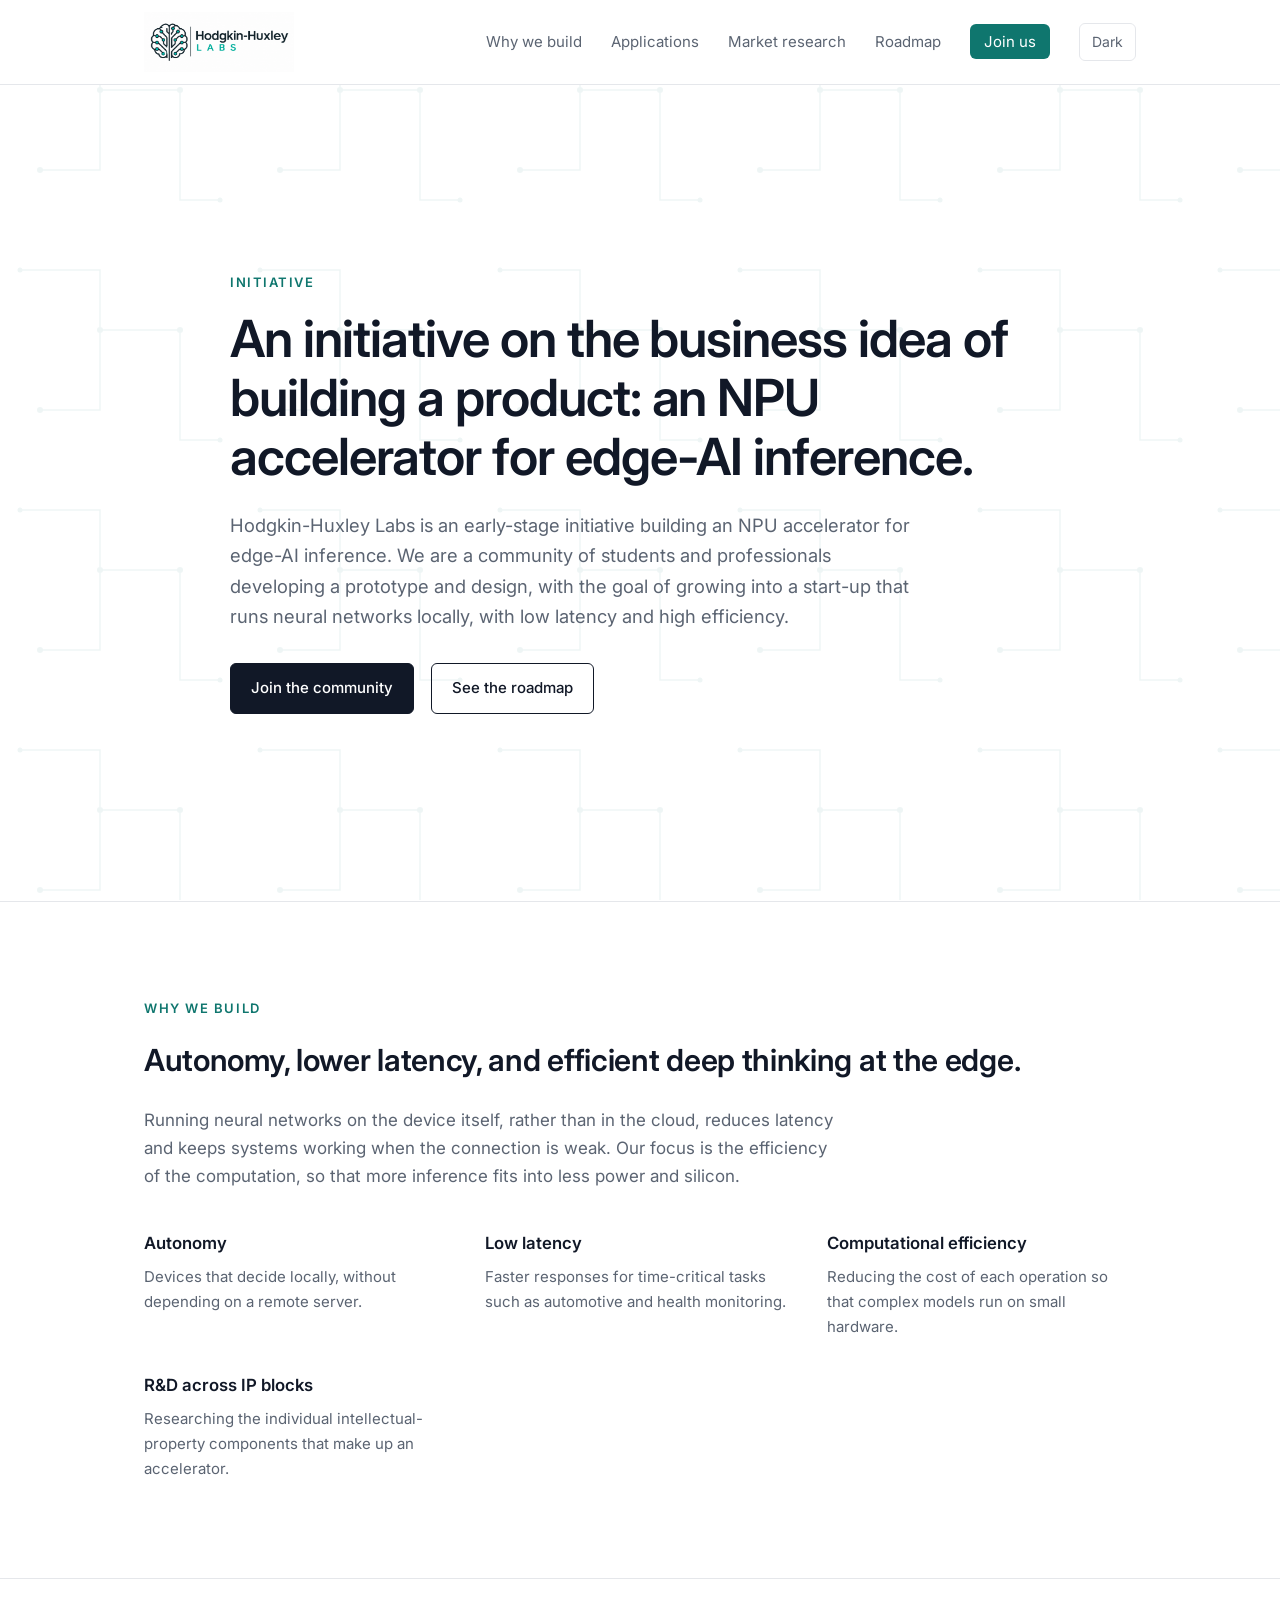
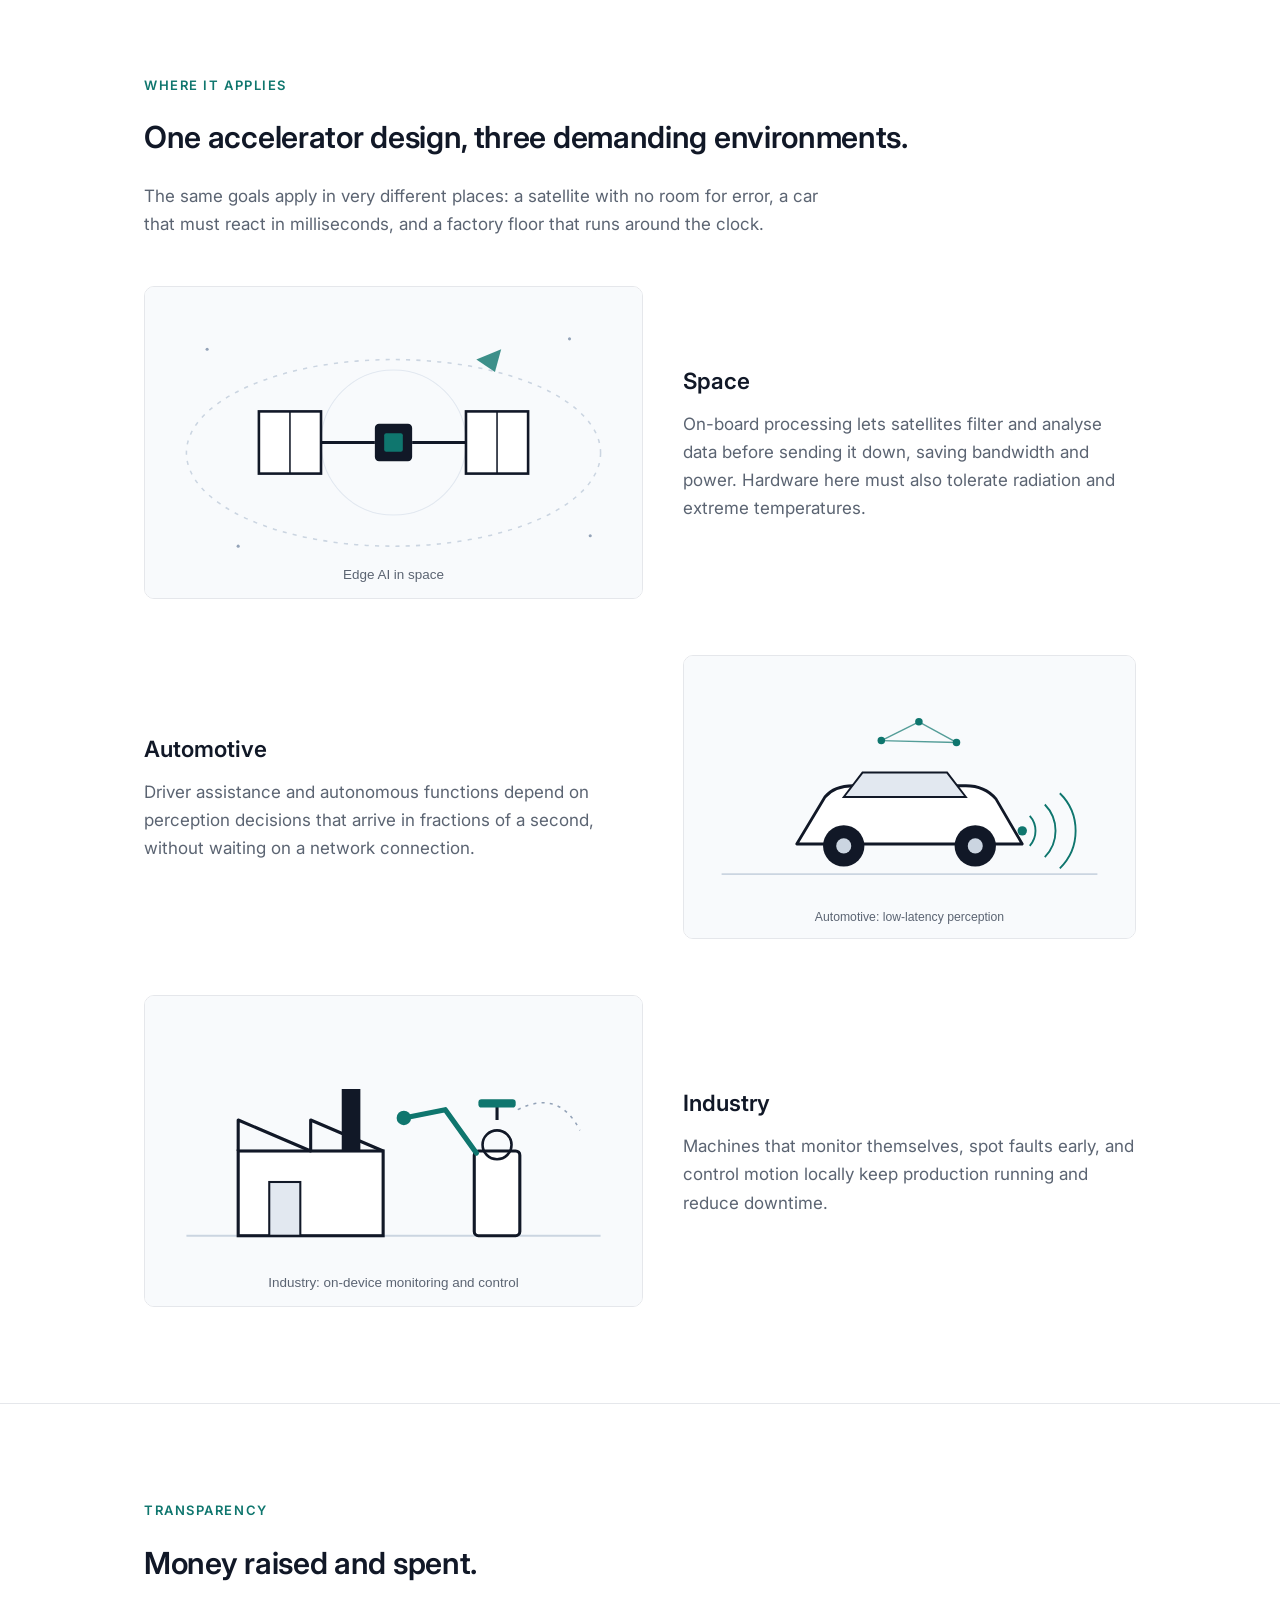
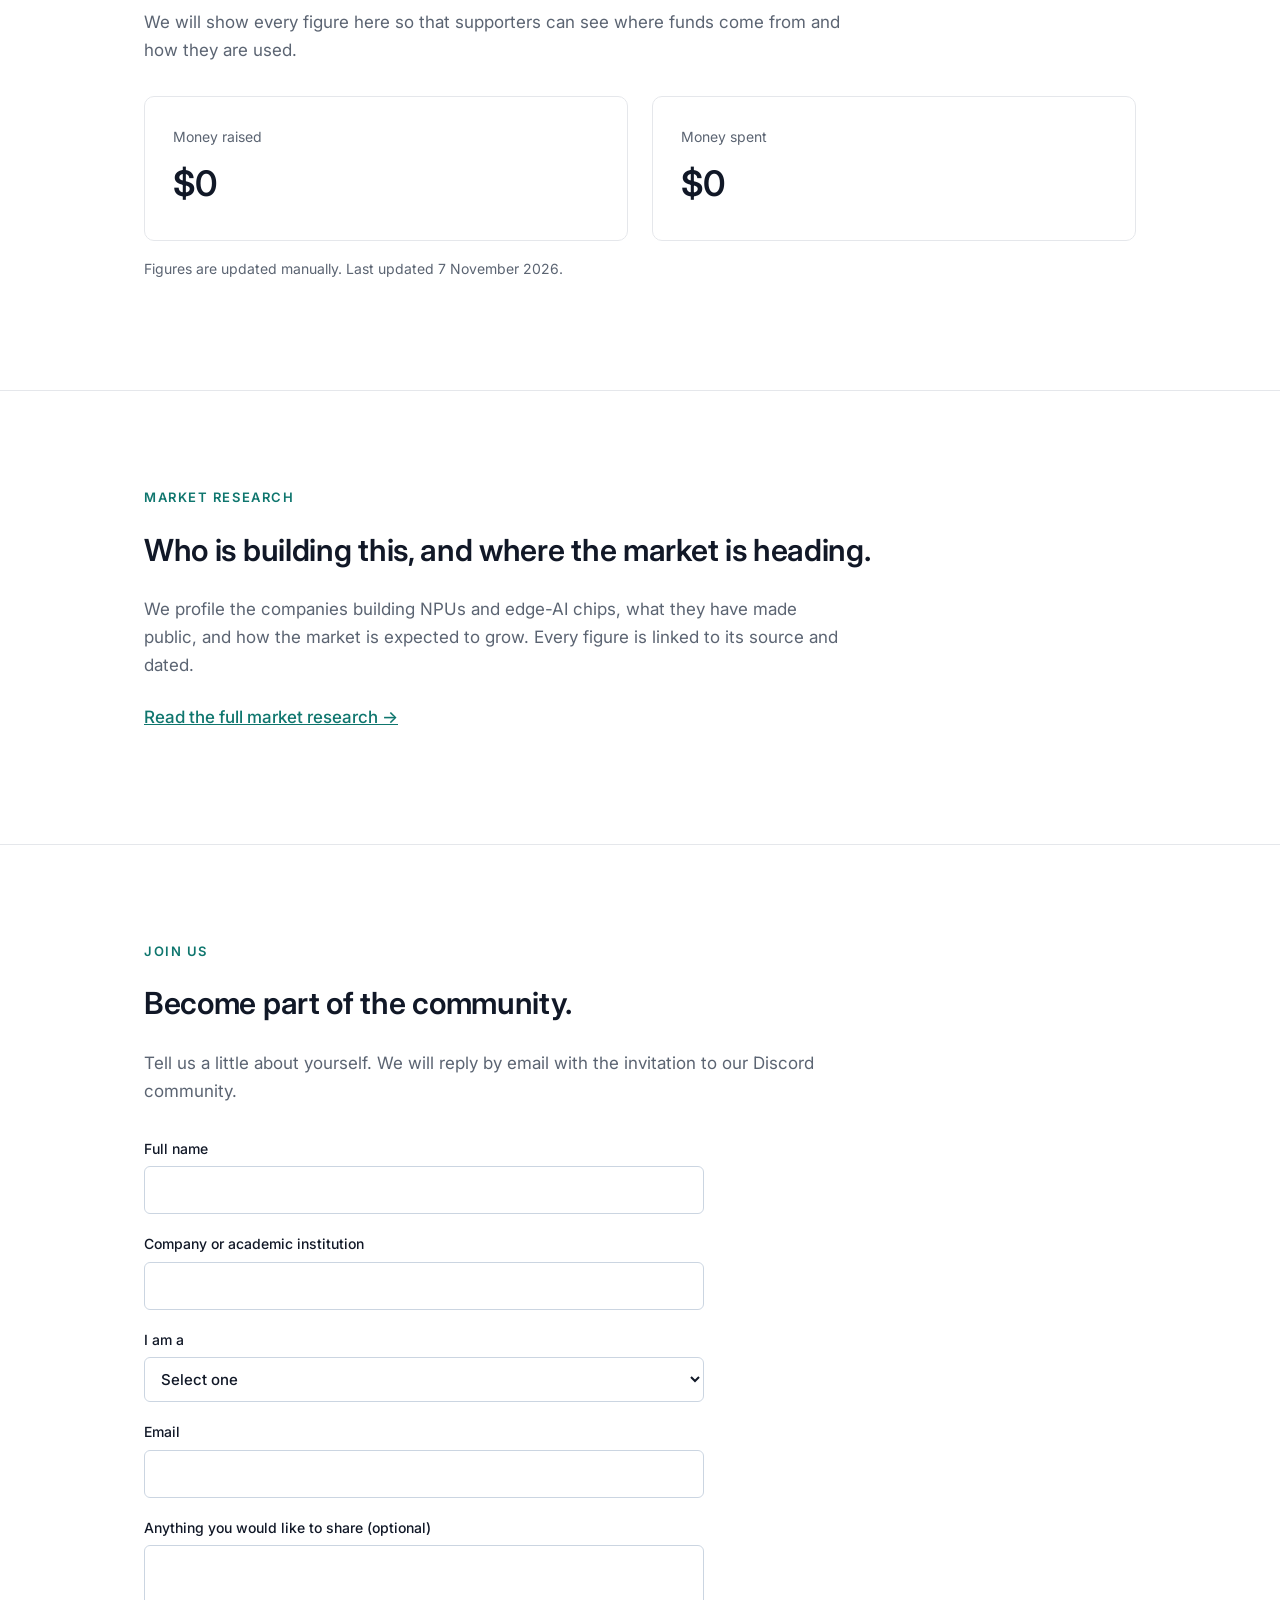
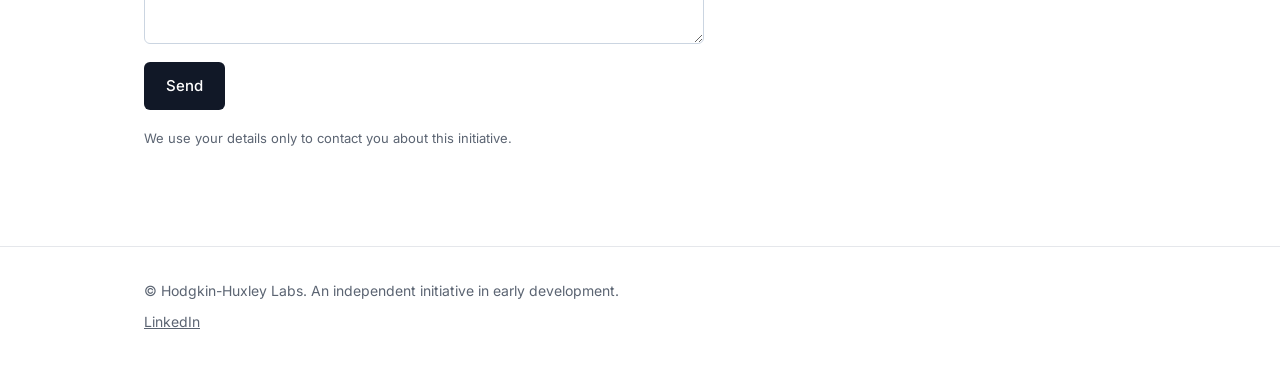
<file: index.html>
<!doctype html>
<html lang="en">
<head>
  <meta charset="utf-8">
  <meta name="viewport" content="width=device-width, initial-scale=1">
  <title>Hodgkin-Huxley Labs</title>
  <meta name="description" content="Hodgkin-Huxley Labs is an early-stage initiative building an NPU accelerator for edge-AI inference.">
  <link rel="icon" href="logo.png" type="image/png">
  <link rel="preconnect" href="https://fonts.googleapis.com">
  <link rel="preconnect" href="https://fonts.gstatic.com" crossorigin>
  <link href="https://fonts.googleapis.com/css2?family=Inter:wght@400;500;600&display=swap" rel="stylesheet">
  <script>
    // Apply saved or device theme before first paint (avoids a flash)
    (function () {
      var saved = null;
      try { saved = localStorage.getItem('hh-theme'); } catch (e) {}
      var t = saved || (window.matchMedia && matchMedia('(prefers-color-scheme: dark)').matches ? 'dark' : 'light');
      document.documentElement.setAttribute('data-theme', t);
    })();
  </script>
  <link rel="stylesheet" href="styles.css">
</head>
<body>

  <div class="bg-tech" aria-hidden="true"></div>

  <header class="site">
    <div class="wrap">
      <a class="brand" href="#top">
        <img src="logo.png" alt="Hodgkin-Huxley Labs">
      </a>
      <nav>
        <a href="#why">Why we build</a>
        <a href="#applications">Applications</a>
        <a href="market-research.html">Market research</a>
        <a href="roadmap.html">Roadmap</a>
        <a href="#join" class="cta">Join us</a>
        <button type="button" class="theme-toggle" id="theme-toggle" aria-label="Switch between light and dark mode">Dark</button>
      </nav>
    </div>
  </header>

  <main id="top">

    <section class="hero">
      <div class="wrap">
        <div class="eyebrow">Initiative</div>
        <h1>An initiative on the business idea of building a product: an NPU accelerator for edge-AI inference.</h1>
        <p>Hodgkin-Huxley Labs is an early-stage initiative building an NPU accelerator for edge-AI inference. We are a community of students and professionals developing a prototype and design, with the goal of growing into a start-up that runs neural networks locally, with low latency and high efficiency.</p>
        <div class="actions">
          <a class="primary" href="#join">Join the community</a>
          <a href="roadmap.html">See the roadmap</a>
        </div>
      </div>
    </section>

    <section class="block" id="why">
      <div class="wrap">
        <div class="eyebrow">Why we build</div>
        <h2>Autonomy, lower latency, and efficient deep thinking at the edge.</h2>
        <p>Running neural networks on the device itself, rather than in the cloud, reduces latency and keeps systems working when the connection is weak. Our focus is the efficiency of the computation, so that more inference fits into less power and silicon.</p>
        <div class="points">
          <div>
            <h3>Autonomy</h3>
            <p>Devices that decide locally, without depending on a remote server.</p>
          </div>
          <div>
            <h3>Low latency</h3>
            <p>Faster responses for time-critical tasks such as automotive and health monitoring.</p>
          </div>
          <div>
            <h3>Computational efficiency</h3>
            <p>Reducing the cost of each operation so that complex models run on small hardware.</p>
          </div>
          <div>
            <h3>R&amp;D across IP blocks</h3>
            <p>Researching the individual intellectual-property components that make up an accelerator.</p>
          </div>
        </div>
      </div>
    </section>

    <section class="block" id="applications">
      <div class="wrap">
        <div class="eyebrow">Where it applies</div>
        <h2>One accelerator design, three demanding environments.</h2>
        <p>The same goals apply in very different places: a satellite with no room for error, a car that must react in milliseconds, and a factory floor that runs around the clock.</p>
        <div class="apps">

          <article class="app reveal">
            <div class="app-img"><img src="images/edge-space.svg" alt="Illustration of an edge AI chip on a satellite in orbit" loading="lazy"></div>
            <div>
              <h3>Space</h3>
              <p>On-board processing lets satellites filter and analyse data before sending it down, saving bandwidth and power. Hardware here must also tolerate radiation and extreme temperatures.</p>
            </div>
          </article>

          <article class="app reveal">
            <div class="app-img"><img src="images/edge-automotive.svg" alt="Illustration of a vehicle with radar and sensing" loading="lazy"></div>
            <div>
              <h3>Automotive</h3>
              <p>Driver assistance and autonomous functions depend on perception decisions that arrive in fractions of a second, without waiting on a network connection.</p>
            </div>
          </article>

          <article class="app reveal">
            <div class="app-img"><img src="images/edge-industry.svg" alt="Illustration of a factory floor with a robotic arm" loading="lazy"></div>
            <div>
              <h3>Industry</h3>
              <p>Machines that monitor themselves, spot faults early, and control motion locally keep production running and reduce downtime.</p>
            </div>
          </article>

        </div>
      </div>
    </section>

    <section class="block" id="funding">
      <div class="wrap">
        <div class="eyebrow">Transparency</div>
        <h2>Money raised and spent.</h2>
        <p>We will show every figure here so that supporters can see where funds come from and how they are used.</p>
        <div class="funding-grid">
          <div class="stat">
            <p class="label">Money raised</p>
            <p class="value">$0</p>
          </div>
          <div class="stat">
            <p class="label">Money spent</p>
            <p class="value">$0</p>
          </div>
        </div>
        <p class="funding-note">Figures are updated manually. Last updated 7 November 2026.</p>
      </div>
    </section>

    <section class="block" id="research">
      <div class="wrap">
        <div class="eyebrow">Market research</div>
        <h2>Who is building this, and where the market is heading.</h2>
        <p>We profile the companies building NPUs and edge-AI chips, what they have made public, and how the market is expected to grow. Every figure is linked to its source and dated.</p>
        <p style="margin-top:24px;"><a href="market-research.html" style="color:var(--accent); font-weight:500;">Read the full market research &rarr;</a></p>
      </div>
    </section>

    <section class="block" id="join">
      <div class="wrap">
        <div class="eyebrow">Join us</div>
        <h2>Become part of the community.</h2>
        <p>Tell us a little about yourself. We will reply by email with the invitation to our Discord community.</p>

        <form class="join" action="https://formspree.io/f/mwlljaka" method="POST">
          <input type="hidden" name="_subject" value="New join request: Hodgkin-Huxley Labs">
          <input type="hidden" name="_next" value="https://vionfi.github.io/hodgkin-huxley-labs/?joined=1#join">

          <label>
            Full name
            <input type="text" name="name" required autocomplete="name">
          </label>

          <label>
            Company or academic institution
            <input type="text" name="organisation" required>
          </label>

          <label>
            I am a
            <select name="role" required>
              <option value="">Select one</option>
              <option>Investor</option>
              <option>Student</option>
              <option>Professional</option>
              <option>Other</option>
            </select>
          </label>

          <label>
            Email
            <input type="email" name="email" required autocomplete="email">
          </label>

          <label>
            Anything you would like to share (optional)
            <textarea name="message" rows="3"></textarea>
          </label>

          <button type="submit">Send</button>
          <span class="small">We use your details only to contact you about this initiative.</span>
        </form>
      </div>
    </section>

  </main>

  <footer class="site">
    <div class="wrap">
      <p style="margin:0 0 8px;">&copy; Hodgkin-Huxley Labs. An independent initiative in early development.</p>
      <p style="margin:0;"><a href="https://www.linkedin.com/company/hodgkin-huxley/home/?viewAsMember=true" target="_blank" rel="noopener">LinkedIn</a></p>
    </div>
  </footer>

  <script>
    // Scroll reveal for application cards
    const items = document.querySelectorAll('.reveal');
    if ('IntersectionObserver' in window) {
      const io = new IntersectionObserver((entries) => {
        entries.forEach((e) => {
          if (e.isIntersecting) { e.target.classList.add('in'); io.unobserve(e.target); }
        });
      }, { threshold: 0.2 });
      items.forEach((el) => io.observe(el));
    } else {
      items.forEach((el) => el.classList.add('in'));
    }
  </script>

  <script>
    (function () {
      var b = document.getElementById('theme-toggle');
      function sync() { b.textContent = document.documentElement.getAttribute('data-theme') === 'dark' ? 'Light' : 'Dark'; }
      sync();
      b.addEventListener('click', function () {
        var n = document.documentElement.getAttribute('data-theme') === 'dark' ? 'light' : 'dark';
        document.documentElement.setAttribute('data-theme', n);
        try { localStorage.setItem('hh-theme', n); } catch (e) {}
        sync();
      });
    })();
  </script>

</body>
</html>
</file>
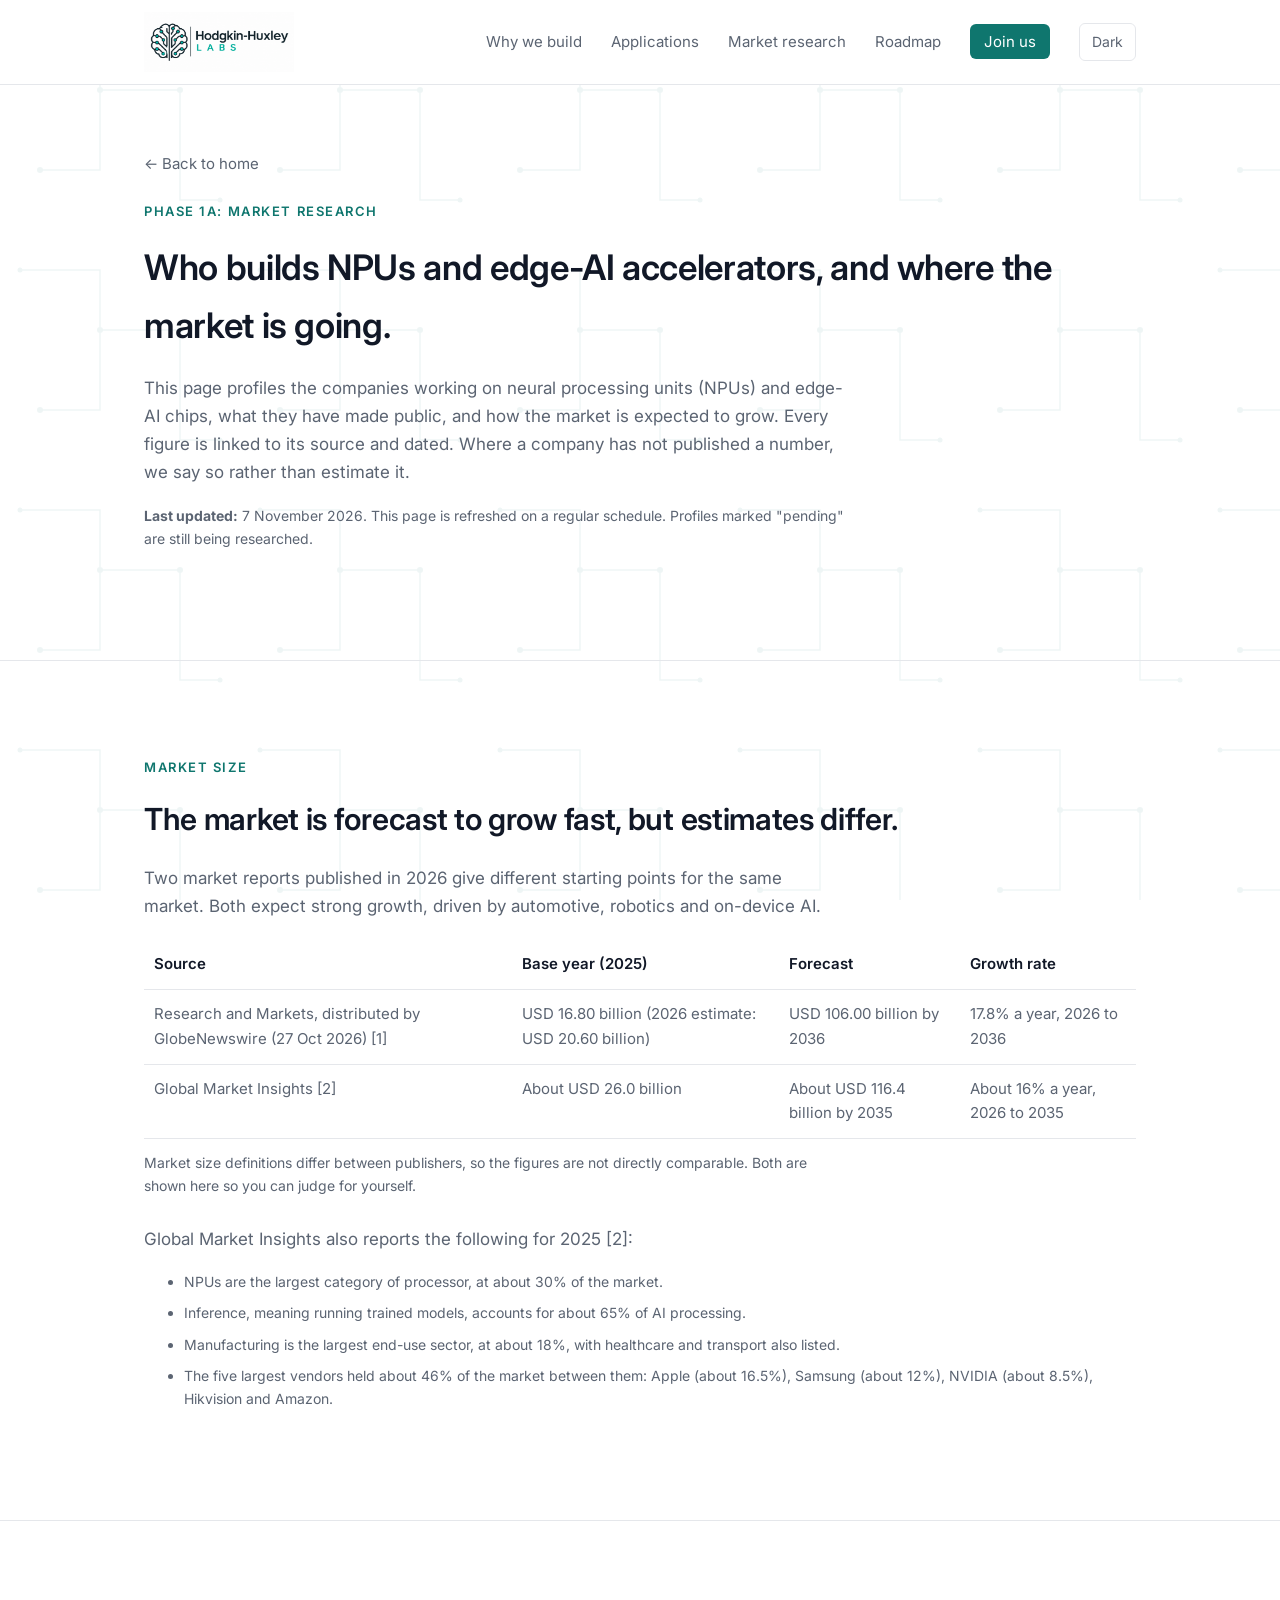
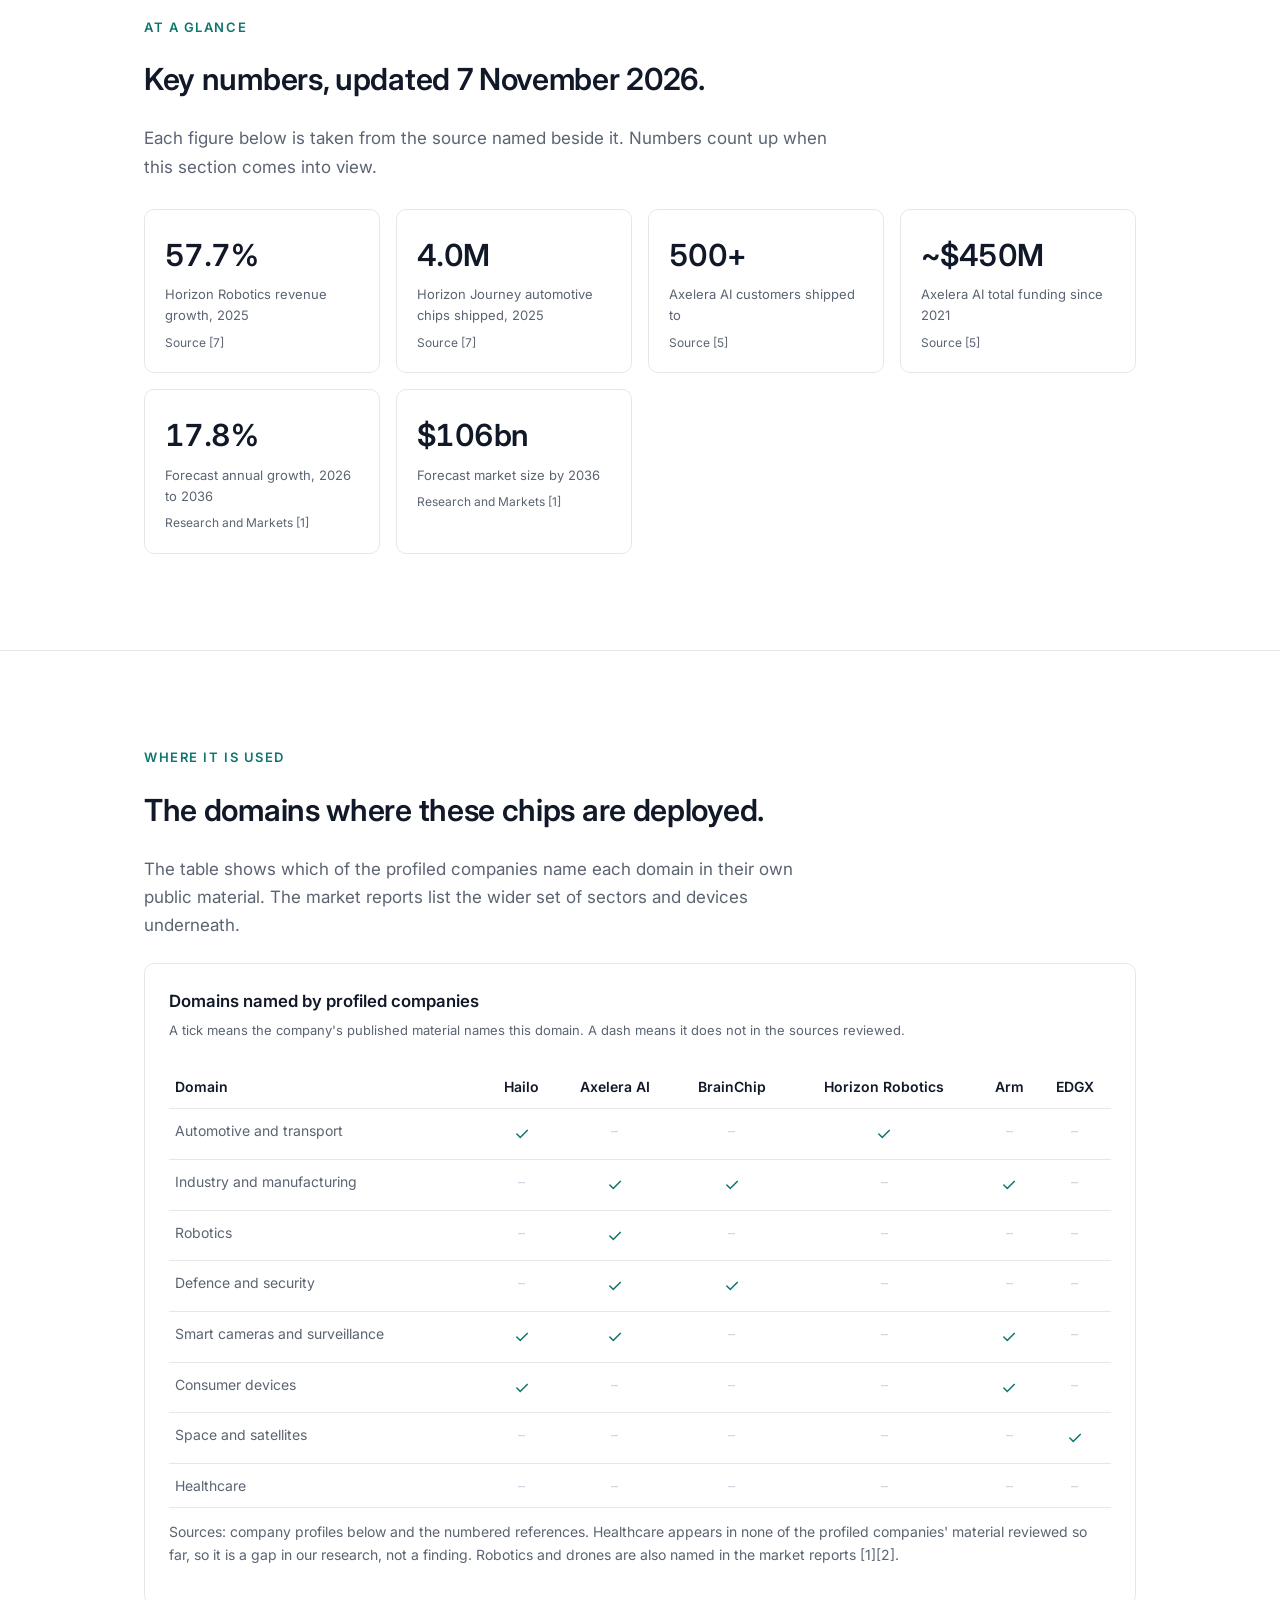
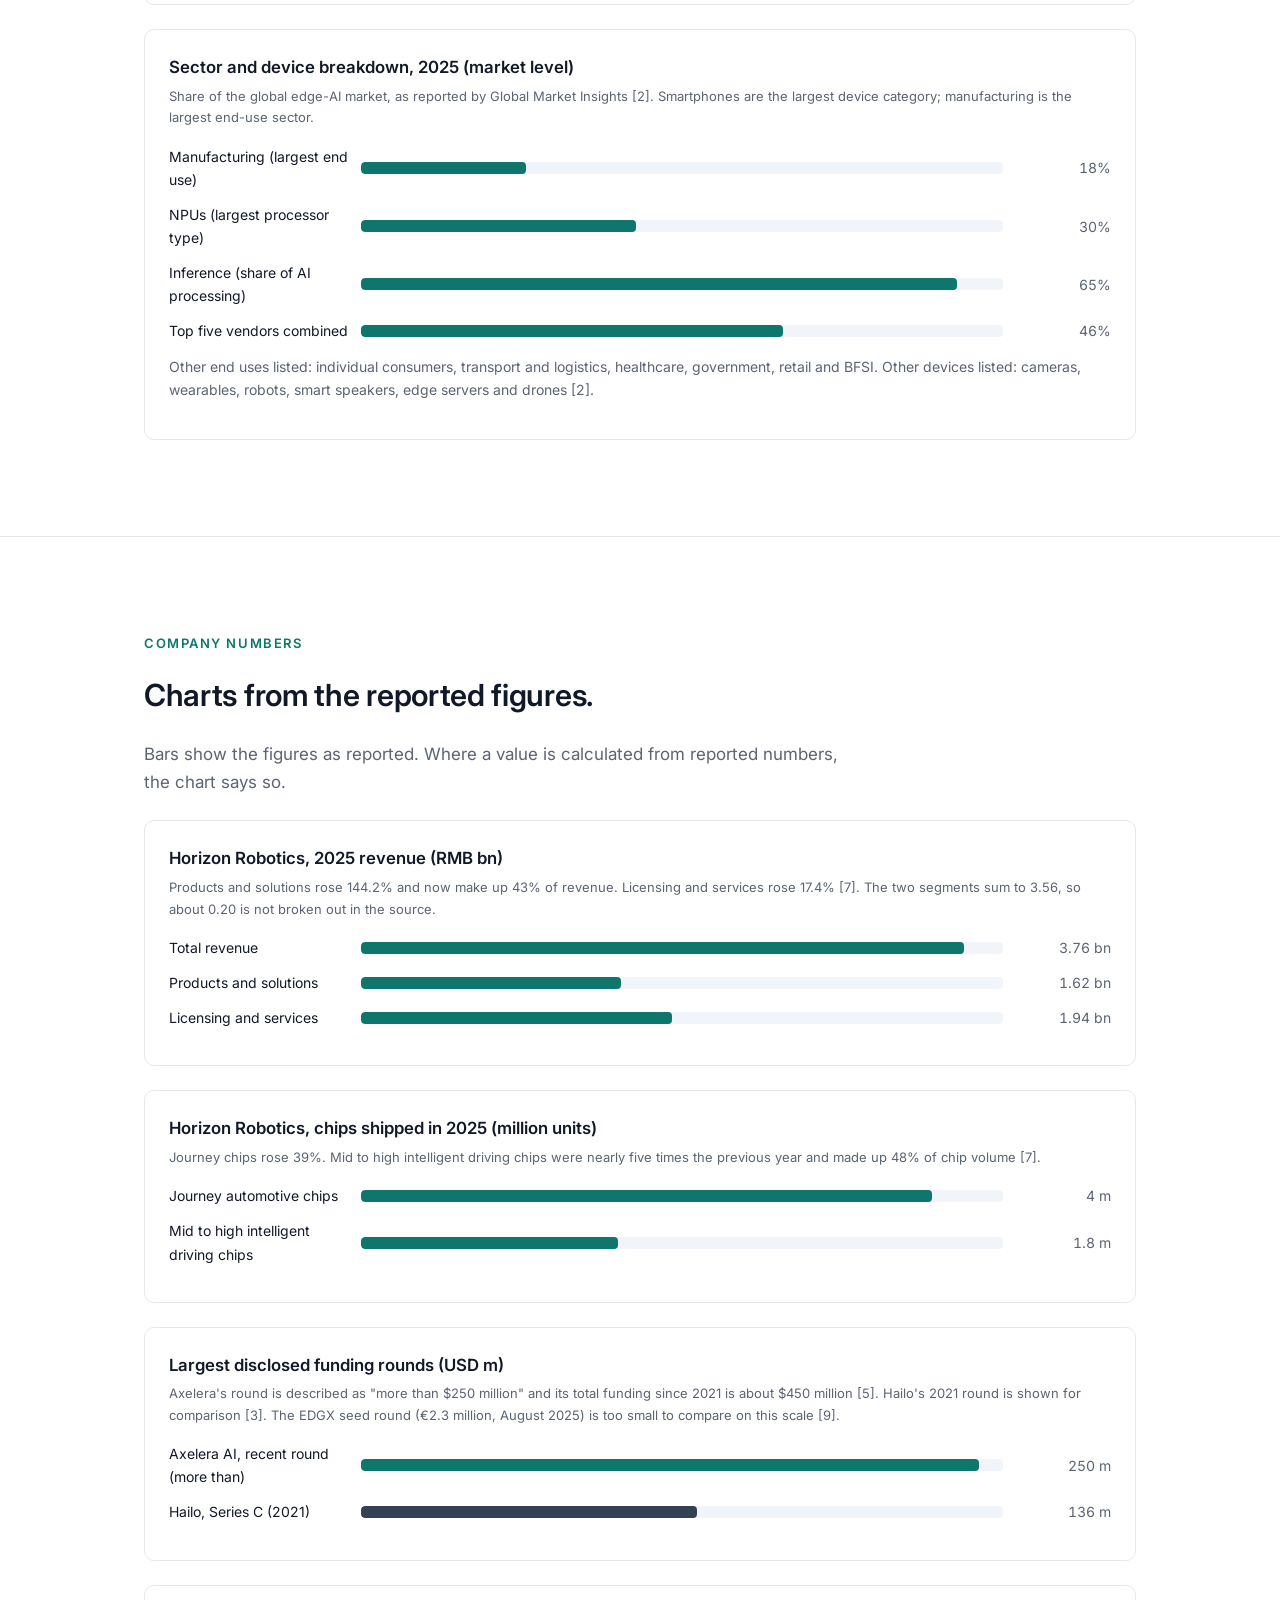
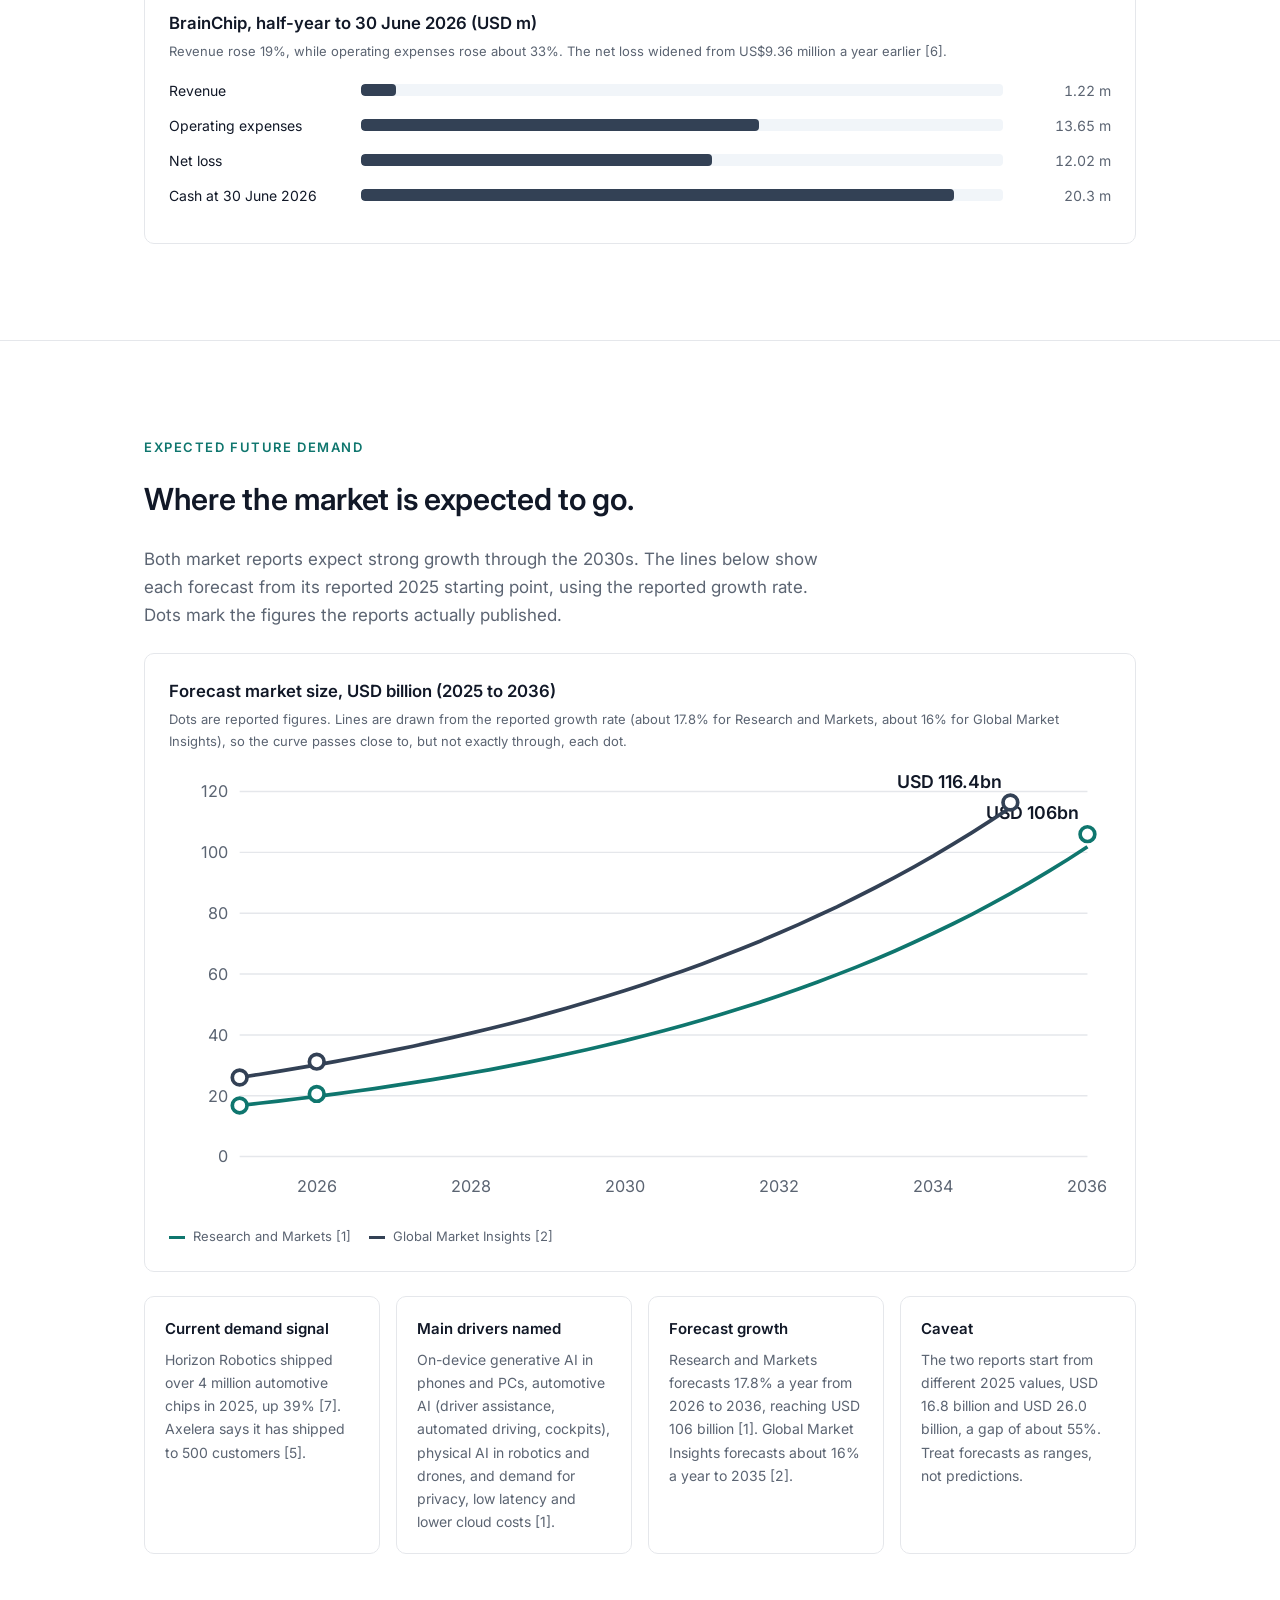
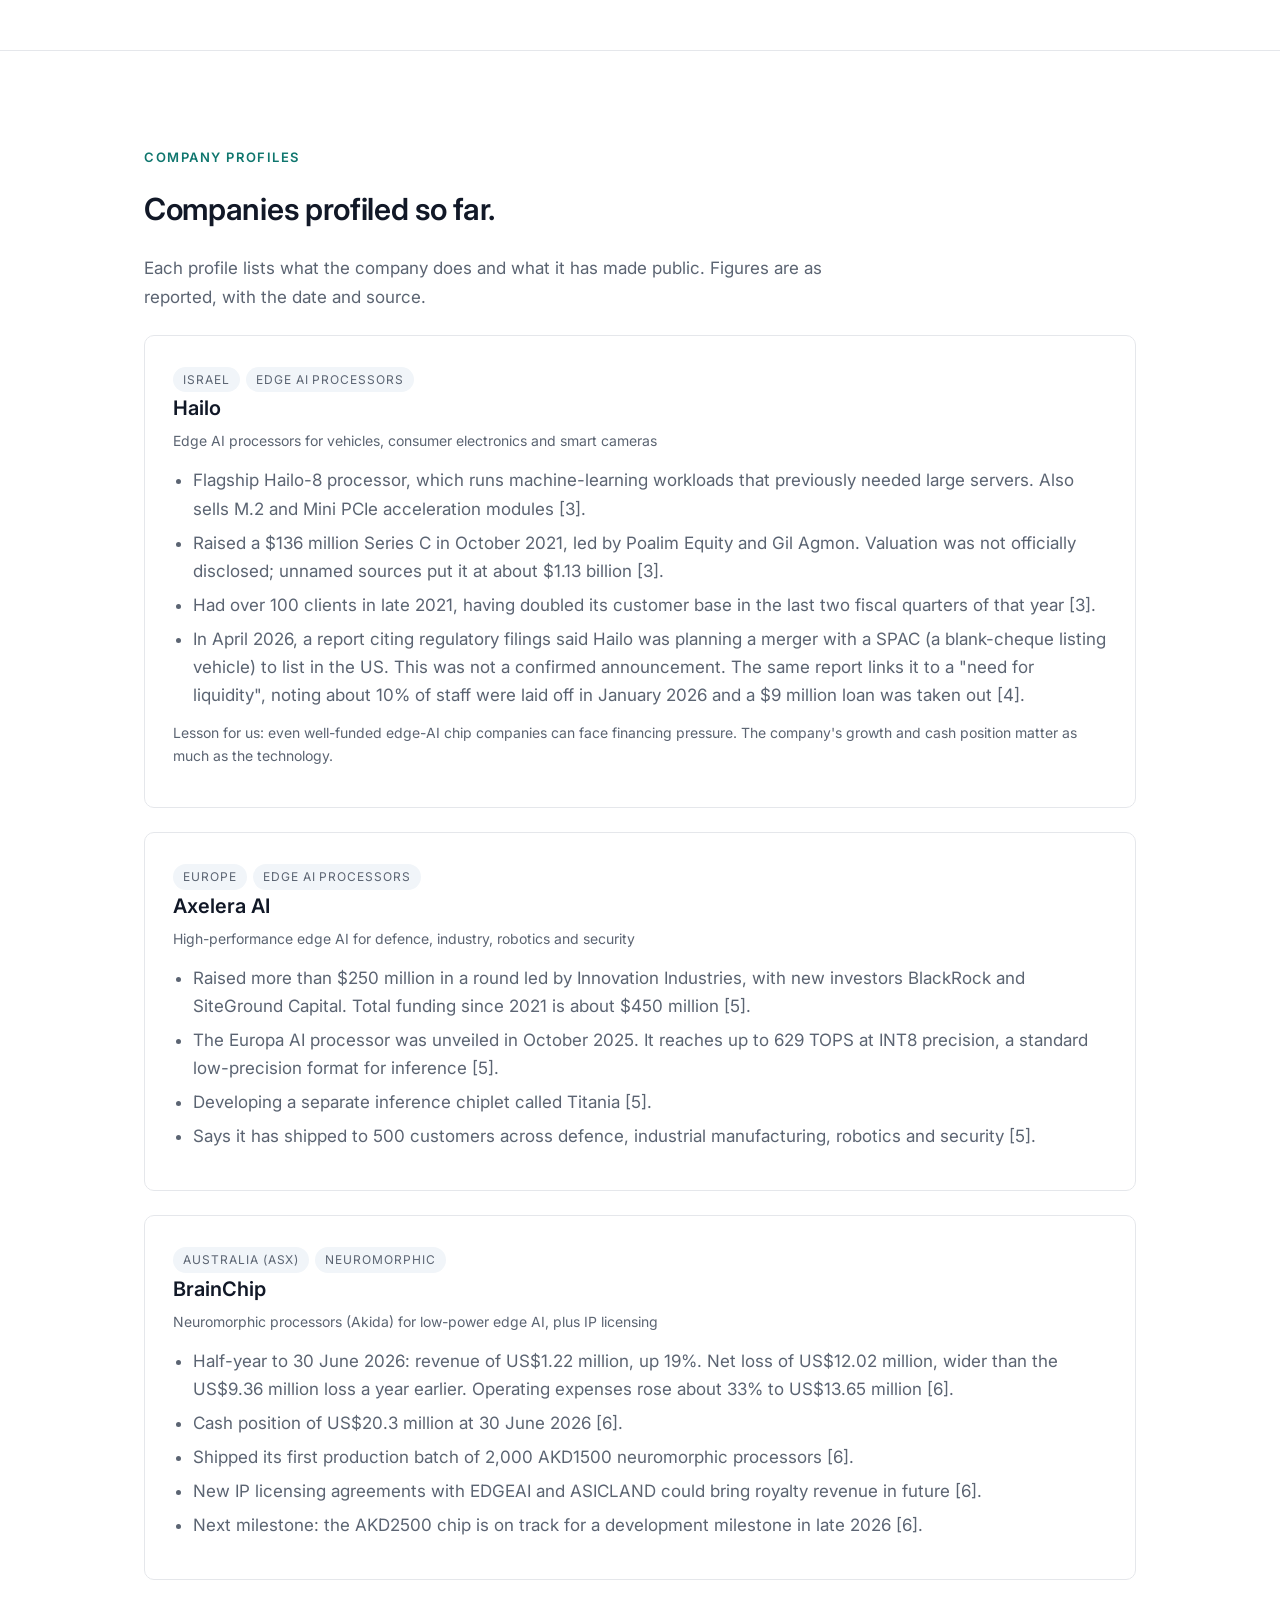
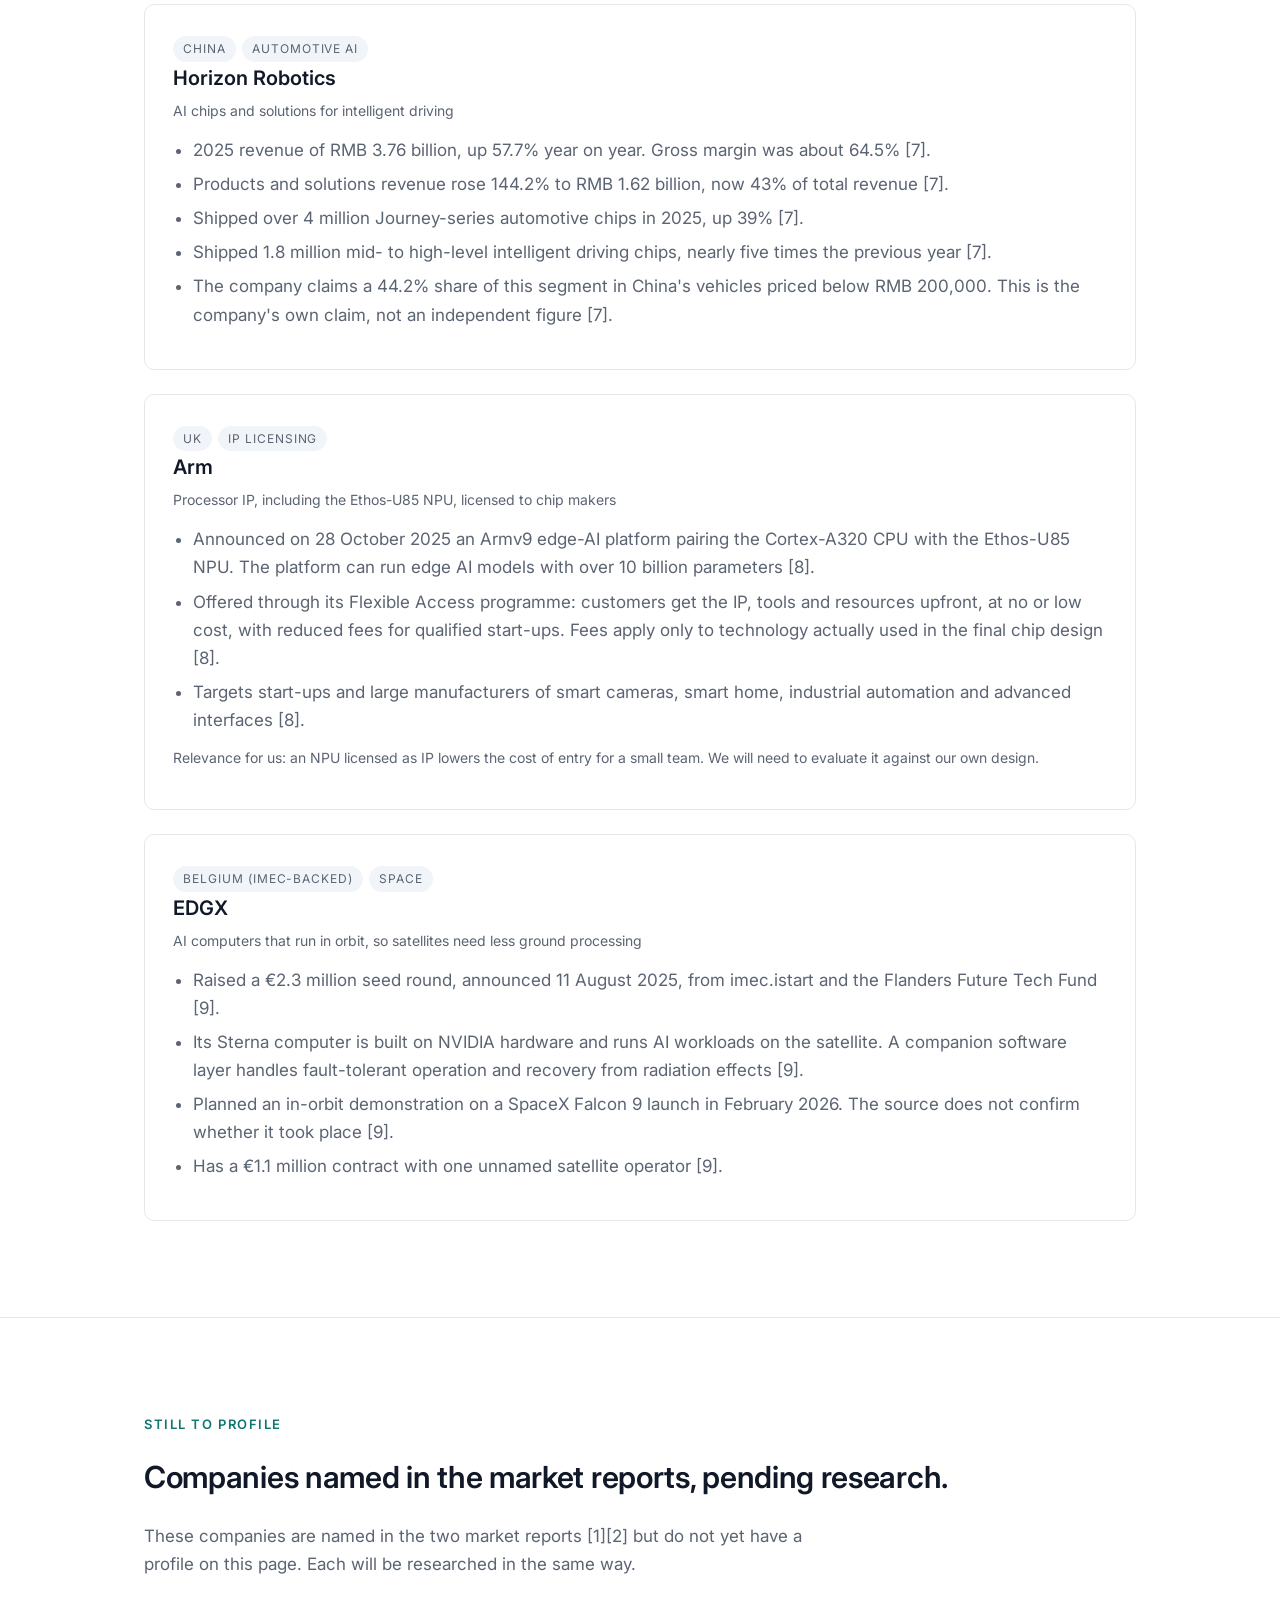
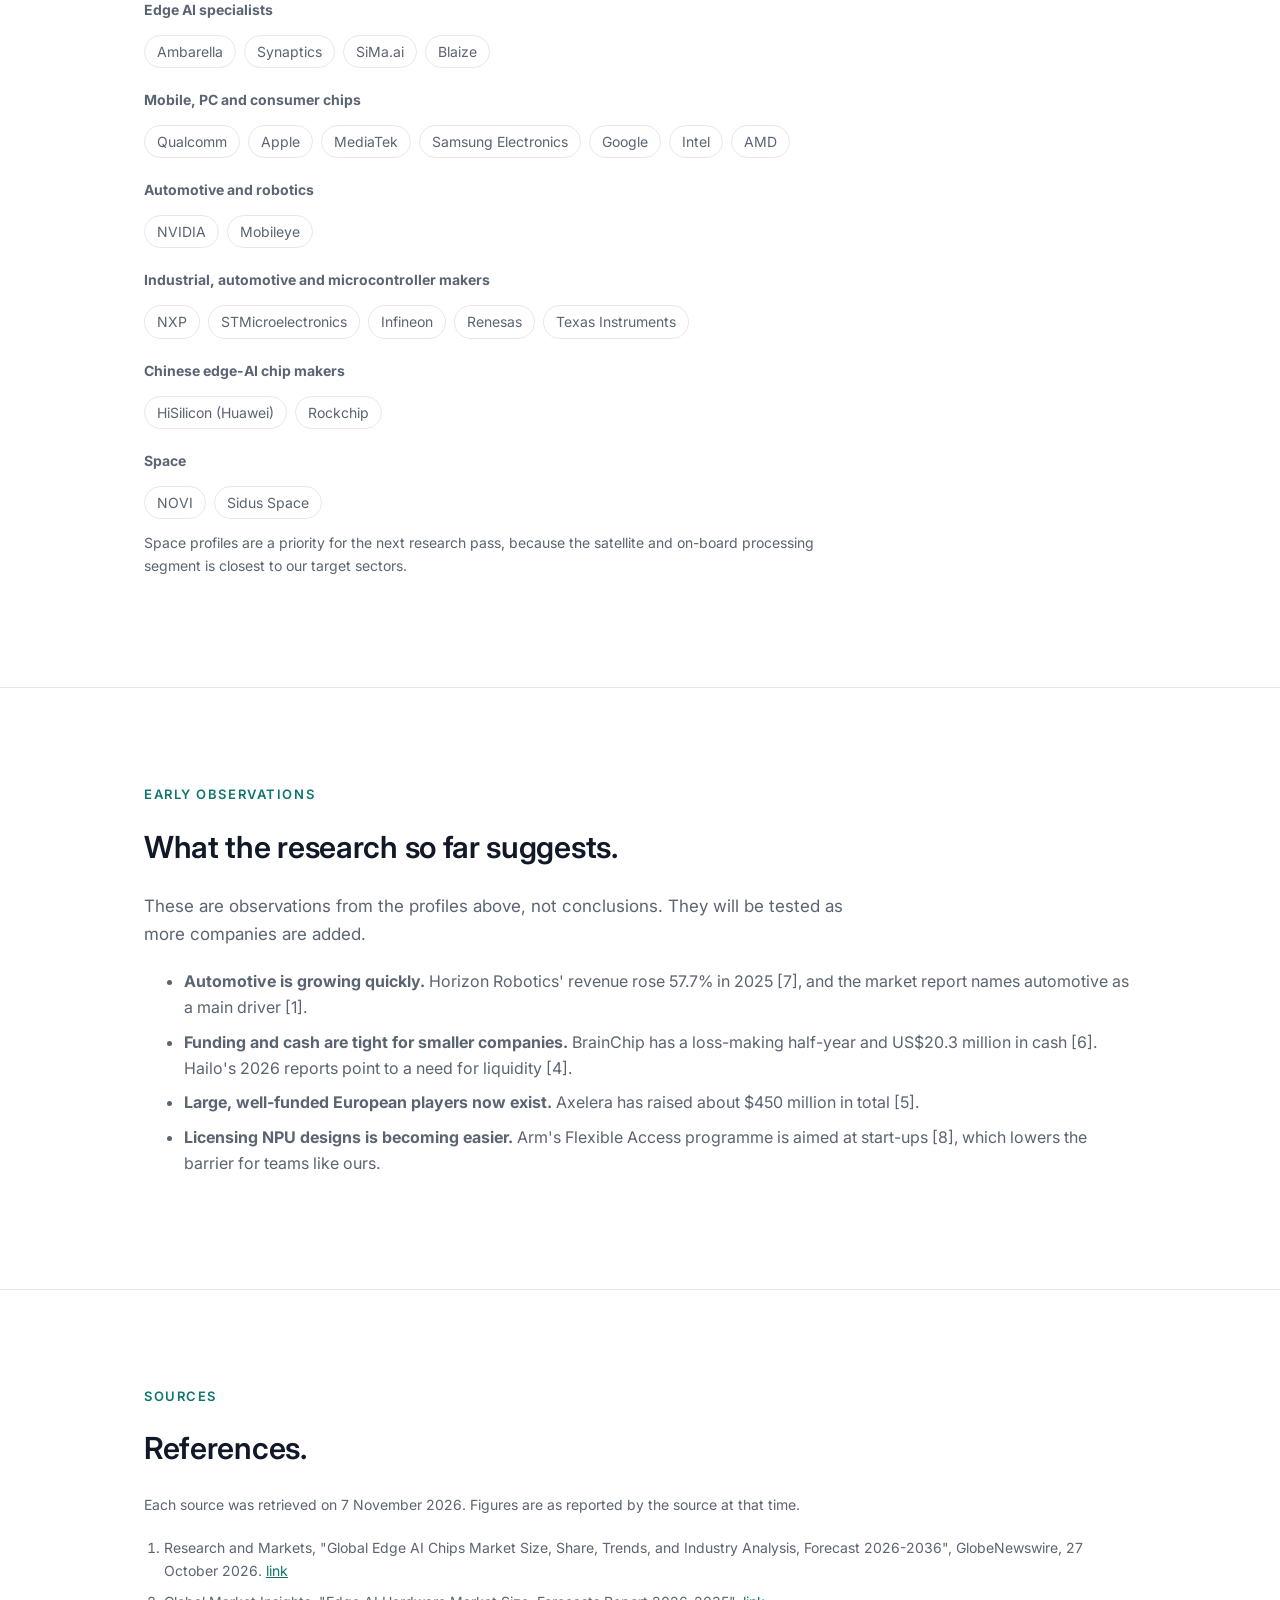
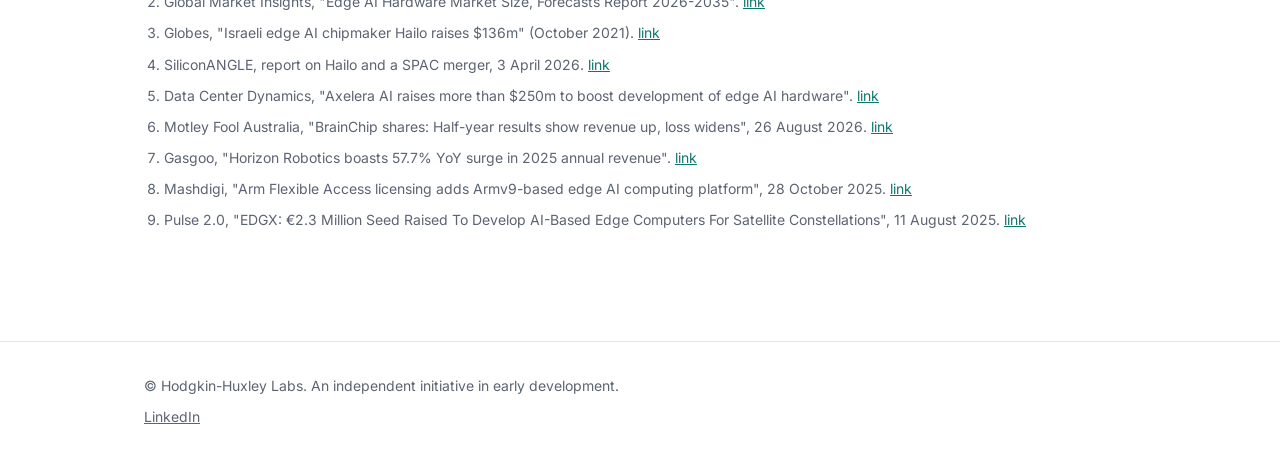
<file: market-research.html>
<!doctype html>
<html lang="en">
<head>
  <meta charset="utf-8">
  <meta name="viewport" content="width=device-width, initial-scale=1">
  <title>Market research | Hodgkin-Huxley Labs</title>
  <meta name="description" content="Market research on companies building NPUs and edge-AI accelerators: what they do, what they have made public, and where the market is heading.">
  <link rel="icon" href="logo.png" type="image/png">
  <link rel="preconnect" href="https://fonts.googleapis.com">
  <link rel="preconnect" href="https://fonts.gstatic.com" crossorigin>
  <link href="https://fonts.googleapis.com/css2?family=Inter:wght@400;500;600&display=swap" rel="stylesheet">
  <script>
    // Apply saved or device theme before first paint (avoids a flash)
    (function () {
      var saved = null;
      try { saved = localStorage.getItem('hh-theme'); } catch (e) {}
      var t = saved || (window.matchMedia && matchMedia('(prefers-color-scheme: dark)').matches ? 'dark' : 'light');
      document.documentElement.setAttribute('data-theme', t);
    })();
  </script>
  <link rel="stylesheet" href="styles.css">
  <style>
    .co { border: 1px solid var(--rule); border-radius: 10px; padding: 28px; margin-top: 24px; }
    .co h3 { font-size: 1.25rem; font-weight: 600; margin: 0 0 4px; }
    .co .meta { font-size: 14px; color: var(--muted); margin: 0 0 14px; }
    .co p { color: var(--muted); margin: 0 0 12px; }
    .co ul { color: var(--muted); padding-left: 20px; margin: 0 0 12px; }
    .co li { margin-bottom: 6px; }
    .co .facts { font-size: 15px; }
    .tag { display: inline-block; font-size: 12px; text-transform: uppercase; letter-spacing: 0.08em; padding: 3px 10px; border-radius: 999px; background: #f1f5f9; color: var(--muted); margin-right: 6px; }
    table.compare { width: 100%; border-collapse: collapse; font-size: 15px; margin-top: 20px; }
    table.compare th, table.compare td { text-align: left; padding: 12px 10px; border-bottom: 1px solid var(--rule); vertical-align: top; }
    table.compare th { font-weight: 600; color: var(--ink); }
    table.compare td { color: var(--muted); }
    .note { font-size: 14px; color: var(--muted); margin-top: 12px; }
    .refs { font-size: 14px; color: var(--muted); }
    .refs li { margin-bottom: 8px; word-break: break-word; }
    .refs a { color: var(--accent); }
    .co a, .note a { color: var(--accent); }
    .pill-list { display: flex; flex-wrap: wrap; gap: 8px; margin: 12px 0 0; padding: 0; list-style: none; }
    .pill-list li { font-size: 14px; color: var(--muted); border: 1px solid var(--rule); border-radius: 999px; padding: 4px 12px; margin: 0; }
    @media (max-width: 640px) { table.compare { font-size: 14px; } }
    /* ---- Charts and animation ---- */
    .kpis { display: grid; grid-template-columns: repeat(auto-fit, minmax(190px, 1fr)); gap: 16px; margin-top: 28px; }
    .kpi { border: 1px solid var(--rule); border-radius: 10px; padding: 20px; opacity: 0; transform: translateY(14px); transition: opacity .7s ease, transform .7s ease; }
    .kpi.in { opacity: 1; transform: none; }
    .kpi .n { font-size: 1.9rem; font-weight: 600; letter-spacing: -0.02em; margin: 0; color: var(--ink); font-variant-numeric: tabular-nums; }
    .kpi .l { font-size: 13px; color: var(--muted); margin: 4px 0 0; }
    .kpi .s { font-size: 12px; color: var(--muted); margin: 6px 0 0; }
    .chart-card { border: 1px solid var(--rule); border-radius: 10px; padding: 24px; margin-top: 24px; }
    .chart-card h3 { font-size: 1.05rem; font-weight: 600; margin: 0 0 4px; }
    .chart-card .sub { font-size: 13px; color: var(--muted); margin: 0 0 16px; }
    .bar-row { display: grid; grid-template-columns: 180px 1fr 96px; gap: 12px; align-items: center; margin: 12px 0; font-size: 14px; }
    .bar-row .lab { color: var(--ink); }
    .bar-track { background: #f1f5f9; border-radius: 4px; height: 12px; overflow: hidden; }
    .bar-fill { height: 100%; width: 0; background: var(--accent); border-radius: 4px; transition: width 1.4s cubic-bezier(.2,.7,.2,1); }
    .bar-fill.alt { background: #334155; }
    .bar-val { text-align: right; color: var(--muted); font-variant-numeric: tabular-nums; }
    .chart-card.in .bar-fill { width: var(--w); }
    .line-path { stroke-dasharray: 1 1; stroke-dashoffset: 1; transition: stroke-dashoffset 2.2s ease; }
    .chart-card.in .line-path { stroke-dashoffset: 0; }
    .pt { opacity: 0; transition: opacity .6s ease 1.6s; }
    .chart-card.in .pt { opacity: 1; }
    .legend { display: flex; flex-wrap: wrap; gap: 18px; font-size: 13px; color: var(--muted); margin-top: 8px; }
    .legend span::before { content: ""; display: inline-block; width: 16px; height: 3px; margin-right: 8px; vertical-align: middle; background: var(--c); }
    table.dom th, table.dom td { text-align: center; font-size: 14px; padding: 10px 6px; }
    table.dom th:first-child, table.dom td:first-child { text-align: left; }
    table.dom td.y { color: var(--accent); font-size: 18px; }
    table.dom td.n { color: #cbd5e1; }
    .demand-cards { display: grid; grid-template-columns: repeat(auto-fit, minmax(230px, 1fr)); gap: 16px; margin-top: 24px; }
    .demand-cards div { border: 1px solid var(--rule); border-radius: 10px; padding: 20px; }
    .demand-cards h4 { margin: 0 0 6px; font-size: 15px; font-weight: 600; }
    .demand-cards p { margin: 0; color: var(--muted); font-size: 14px; }
    @media (prefers-reduced-motion: reduce) {
      .kpi, .bar-fill, .line-path, .pt { transition: none !important; opacity: 1 !important; transform: none !important; }
      .chart-card.in .bar-fill { width: var(--w); }
    }
    @media (max-width: 640px) { .bar-row { grid-template-columns: 110px 1fr 80px; } }

    /* ---- Theme ---- */
    :root { --s1: #0f766e; --s2: #334155; }
    [data-theme="dark"] {
      --ink: #e5e7eb; --muted: #9ca3af; --accent: #2dd4bf; --bg: #0b1120; --rule: #1f2937;
      --s1: #2dd4bf; --s2: #cbd5e1; color-scheme: dark;
    }
    [data-theme="dark"] header.site { background: rgba(11, 17, 32, 0.95); }
    [data-theme="dark"] .brand img { background: #ffffff; border-radius: 8px; padding: 4px 8px; }
    [data-theme="dark"] nav a.cta { color: #0b1120; }
    [data-theme="dark"] .bar-track { background: #1f2937; }
    [data-theme="dark"] .tag, [data-theme="dark"] .pill-list li { background: #111827; }
    [data-theme="dark"] table.dom td.n { color: #374151; }
    [data-theme="dark"] .bar-fill.alt { background: var(--s2); }
    .bar-fill.alt { background: var(--s2); }
    #growth-svg line { stroke: var(--rule); }
    #growth-svg text { fill: var(--muted); }
    #growth-svg text[font-weight="600"] { fill: var(--ink); }
    #growth-svg path.line-path:nth-of-type(1) { stroke: var(--s1); }
    #growth-svg path.line-path:nth-of-type(2) { stroke: var(--s2); }
    #growth-svg circle { fill: var(--bg); }
    #growth-svg circle:nth-of-type(-n+3) { stroke: var(--s1); }
    #growth-svg circle:nth-of-type(n+4) { stroke: var(--s2); }
    .theme-toggle { font: inherit; font-size: 14px; color: var(--muted); background: none; border: 1px solid var(--rule); border-radius: 6px; padding: 6px 12px; margin-left: 24px; cursor: pointer; }
    .theme-toggle:hover { color: var(--ink); }
  </style>
</head>
<body>

  <div class="bg-tech" aria-hidden="true"></div>

  <header class="site">
    <div class="wrap">
      <a class="brand" href="index.html">
        <img src="logo.png" alt="Hodgkin-Huxley Labs">
      </a>
      <nav>
        <a href="index.html#why">Why we build</a>
        <a href="index.html#applications">Applications</a>
        <a href="market-research.html" aria-current="page">Market research</a>
        <a href="roadmap.html">Roadmap</a>
        <a href="index.html#join" class="cta">Join us</a>
        <button type="button" class="theme-toggle" id="theme-toggle" aria-label="Switch between light and dark mode">Dark</button>
      </nav>
    </div>
  </header>

  <main>

    <section class="block" style="border-top:none; padding-top:64px;">
      <div class="wrap">
        <a class="back-link" href="index.html">&larr; Back to home</a>
        <div class="eyebrow">Phase 1a: market research</div>
        <h2 style="font-size:2.2rem;">Who builds NPUs and edge-AI accelerators, and where the market is going.</h2>
        <p>This page profiles the companies working on neural processing units (NPUs) and edge-AI chips, what they have made public, and how the market is expected to grow. Every figure is linked to its source and dated. Where a company has not published a number, we say so rather than estimate it.</p>
        <p class="note"><strong>Last updated:</strong> 7 November 2026. This page is refreshed on a regular schedule. Profiles marked "pending" are still being researched.</p>
      </div>
    </section>

    <section class="block">
      <div class="wrap">
        <div class="eyebrow">Market size</div>
        <h2>The market is forecast to grow fast, but estimates differ.</h2>
        <p>Two market reports published in 2026 give different starting points for the same market. Both expect strong growth, driven by automotive, robotics and on-device AI.</p>

        <table class="compare">
          <thead>
            <tr><th>Source</th><th>Base year (2025)</th><th>Forecast</th><th>Growth rate</th></tr>
          </thead>
          <tbody>
            <tr>
              <td>Research and Markets, distributed by GlobeNewswire (27 Oct 2026) [1]</td>
              <td>USD 16.80 billion (2026 estimate: USD 20.60 billion)</td>
              <td>USD 106.00 billion by 2036</td>
              <td>17.8% a year, 2026 to 2036</td>
            </tr>
            <tr>
              <td>Global Market Insights [2]</td>
              <td>About USD 26.0 billion</td>
              <td>About USD 116.4 billion by 2035</td>
              <td>About 16% a year, 2026 to 2035</td>
            </tr>
          </tbody>
        </table>

        <p class="note">Market size definitions differ between publishers, so the figures are not directly comparable. Both are shown here so you can judge for yourself.</p>

        <p style="margin-top:28px;">Global Market Insights also reports the following for 2025 [2]:</p>
        <ul class="refs" style="margin-top:8px;">
          <li>NPUs are the largest category of processor, at about 30% of the market.</li>
          <li>Inference, meaning running trained models, accounts for about 65% of AI processing.</li>
          <li>Manufacturing is the largest end-use sector, at about 18%, with healthcare and transport also listed.</li>
          <li>The five largest vendors held about 46% of the market between them: Apple (about 16.5%), Samsung (about 12%), NVIDIA (about 8.5%), Hikvision and Amazon.</li>
        </ul>
      </div>
    </section>

    <section class="block">
      <div class="wrap">
        <div class="eyebrow">At a glance</div>
        <h2>Key numbers, updated 7 November 2026.</h2>
        <p>Each figure below is taken from the source named beside it. Numbers count up when this section comes into view.</p>
        <div class="kpis">
          <div class="kpi"><p class="n" data-count="57.7" data-decimals="1" data-suffix="%">0</p><p class="l">Horizon Robotics revenue growth, 2025</p><p class="s">Source [7]</p></div>
          <div class="kpi"><p class="n" data-count="4.0" data-decimals="1" data-suffix="M">0</p><p class="l">Horizon Journey automotive chips shipped, 2025</p><p class="s">Source [7]</p></div>
          <div class="kpi"><p class="n" data-count="500" data-decimals="0" data-suffix="+">0</p><p class="l">Axelera AI customers shipped to</p><p class="s">Source [5]</p></div>
          <div class="kpi"><p class="n" data-count="450" data-decimals="0" data-prefix="~$" data-suffix="M">0</p><p class="l">Axelera AI total funding since 2021</p><p class="s">Source [5]</p></div>
          <div class="kpi"><p class="n" data-count="17.8" data-decimals="1" data-suffix="%">0</p><p class="l">Forecast annual growth, 2026 to 2036</p><p class="s">Research and Markets [1]</p></div>
          <div class="kpi"><p class="n" data-count="106" data-decimals="0" data-prefix="$" data-suffix="bn">0</p><p class="l">Forecast market size by 2036</p><p class="s">Research and Markets [1]</p></div>
        </div>
      </div>
    </section>

    <section class="block">
      <div class="wrap">
        <div class="eyebrow">Where it is used</div>
        <h2>The domains where these chips are deployed.</h2>
        <p>The table shows which of the profiled companies name each domain in their own public material. The market reports list the wider set of sectors and devices underneath.</p>

        <div class="chart-card">
          <h3>Domains named by profiled companies</h3>
          <p class="sub">A tick means the company's published material names this domain. A dash means it does not in the sources reviewed.</p>
          <div style="overflow-x:auto;">
          <table class="compare dom" style="margin-top:8px;">
            <thead>
              <tr><th>Domain</th><th>Hailo</th><th>Axelera AI</th><th>BrainChip</th><th>Horizon Robotics</th><th>Arm</th><th>EDGX</th></tr>
            </thead>
            <tbody>
              <tr><td>Automotive and transport</td><td class="y">&#10003;</td><td class="n">&ndash;</td><td class="n">&ndash;</td><td class="y">&#10003;</td><td class="n">&ndash;</td><td class="n">&ndash;</td></tr>
              <tr><td>Industry and manufacturing</td><td class="n">&ndash;</td><td class="y">&#10003;</td><td class="y">&#10003;</td><td class="n">&ndash;</td><td class="y">&#10003;</td><td class="n">&ndash;</td></tr>
              <tr><td>Robotics</td><td class="n">&ndash;</td><td class="y">&#10003;</td><td class="n">&ndash;</td><td class="n">&ndash;</td><td class="n">&ndash;</td><td class="n">&ndash;</td></tr>
              <tr><td>Defence and security</td><td class="n">&ndash;</td><td class="y">&#10003;</td><td class="y">&#10003;</td><td class="n">&ndash;</td><td class="n">&ndash;</td><td class="n">&ndash;</td></tr>
              <tr><td>Smart cameras and surveillance</td><td class="y">&#10003;</td><td class="y">&#10003;</td><td class="n">&ndash;</td><td class="n">&ndash;</td><td class="y">&#10003;</td><td class="n">&ndash;</td></tr>
              <tr><td>Consumer devices</td><td class="y">&#10003;</td><td class="n">&ndash;</td><td class="n">&ndash;</td><td class="n">&ndash;</td><td class="y">&#10003;</td><td class="n">&ndash;</td></tr>
              <tr><td>Space and satellites</td><td class="n">&ndash;</td><td class="n">&ndash;</td><td class="n">&ndash;</td><td class="n">&ndash;</td><td class="n">&ndash;</td><td class="y">&#10003;</td></tr>
              <tr><td>Healthcare</td><td class="n">&ndash;</td><td class="n">&ndash;</td><td class="n">&ndash;</td><td class="n">&ndash;</td><td class="n">&ndash;</td><td class="n">&ndash;</td></tr>
            </tbody>
          </table>
          </div>
          <p class="note">Sources: company profiles below and the numbered references. Healthcare appears in none of the profiled companies' material reviewed so far, so it is a gap in our research, not a finding. Robotics and drones are also named in the market reports [1][2].</p>
        </div>

        <div class="chart-card" data-bars='[{"l":"Manufacturing (largest end use)","v":18},{"l":"NPUs (largest processor type)","v":30},{"l":"Inference (share of AI processing)","v":65},{"l":"Top five vendors combined","v":46}]' data-max="70" data-unit="%">
          <h3>Sector and device breakdown, 2025 (market level)</h3>
          <p class="sub">Share of the global edge-AI market, as reported by Global Market Insights [2]. Smartphones are the largest device category; manufacturing is the largest end-use sector.</p>
          <div class="bars"></div>
          <p class="note">Other end uses listed: individual consumers, transport and logistics, healthcare, government, retail and BFSI. Other devices listed: cameras, wearables, robots, smart speakers, edge servers and drones [2].</p>
        </div>
      </div>
    </section>

    <section class="block">
      <div class="wrap">
        <div class="eyebrow">Company numbers</div>
        <h2>Charts from the reported figures.</h2>
        <p>Bars show the figures as reported. Where a value is calculated from reported numbers, the chart says so.</p>

        <div class="chart-card" data-bars='[{"l":"Total revenue","v":3.76},{"l":"Products and solutions","v":1.62},{"l":"Licensing and services","v":1.94}]' data-max="4" data-unit=" bn" data-title="Horizon Robotics, 2025 revenue (RMB bn)">
          <h3>Horizon Robotics, 2025 revenue (RMB bn)</h3>
          <p class="sub">Products and solutions rose 144.2% and now make up 43% of revenue. Licensing and services rose 17.4% [7]. The two segments sum to 3.56, so about 0.20 is not broken out in the source.</p>
          <div class="bars"></div>
        </div>

        <div class="chart-card" data-bars='[{"l":"Journey automotive chips","v":4.0},{"l":"Mid to high intelligent driving chips","v":1.8}]' data-max="4.5" data-unit=" m">
          <h3>Horizon Robotics, chips shipped in 2025 (million units)</h3>
          <p class="sub">Journey chips rose 39%. Mid to high intelligent driving chips were nearly five times the previous year and made up 48% of chip volume [7].</p>
          <div class="bars"></div>
        </div>

        <div class="chart-card" data-bars='[{"l":"Axelera AI, recent round (more than)","v":250,"alt":0},{"l":"Hailo, Series C (2021)","v":136,"alt":1}]' data-max="260" data-unit=" m">
          <h3>Largest disclosed funding rounds (USD m)</h3>
          <p class="sub">Axelera's round is described as "more than $250 million" and its total funding since 2021 is about $450 million [5]. Hailo's 2021 round is shown for comparison [3]. The EDGX seed round (€2.3 million, August 2025) is too small to compare on this scale [9].</p>
          <div class="bars"></div>
        </div>

        <div class="chart-card" data-bars='[{"l":"Revenue","v":1.22},{"l":"Operating expenses","v":13.65},{"l":"Net loss","v":12.02},{"l":"Cash at 30 June 2026","v":20.3}]' data-max="22" data-unit=" m" data-alt-all="1">
          <h3>BrainChip, half-year to 30 June 2026 (USD m)</h3>
          <p class="sub">Revenue rose 19%, while operating expenses rose about 33%. The net loss widened from US$9.36 million a year earlier [6].</p>
          <div class="bars"></div>
        </div>
      </div>
    </section>

    <section class="block" id="demand">
      <div class="wrap">
        <div class="eyebrow">Expected future demand</div>
        <h2>Where the market is expected to go.</h2>
        <p>Both market reports expect strong growth through the 2030s. The lines below show each forecast from its reported 2025 starting point, using the reported growth rate. Dots mark the figures the reports actually published.</p>

        <div class="chart-card" data-chart="growth">
          <h3>Forecast market size, USD billion (2025 to 2036)</h3>
          <p class="sub">Dots are reported figures. Lines are drawn from the reported growth rate (about 17.8% for Research and Markets, about 16% for Global Market Insights), so the curve passes close to, but not exactly through, each dot.</p>
          <div id="growth-svg"></div>
          <div class="legend">
            <span style="--c:var(--s1)">Research and Markets [1]</span>
            <span style="--c:var(--s2)">Global Market Insights [2]</span>
          </div>
        </div>

        <div class="demand-cards">
          <div>
            <h4>Current demand signal</h4>
            <p>Horizon Robotics shipped over 4 million automotive chips in 2025, up 39% [7]. Axelera says it has shipped to 500 customers [5].</p>
          </div>
          <div>
            <h4>Main drivers named</h4>
            <p>On-device generative AI in phones and PCs, automotive AI (driver assistance, automated driving, cockpits), physical AI in robotics and drones, and demand for privacy, low latency and lower cloud costs [1].</p>
          </div>
          <div>
            <h4>Forecast growth</h4>
            <p>Research and Markets forecasts 17.8% a year from 2026 to 2036, reaching USD 106 billion [1]. Global Market Insights forecasts about 16% a year to 2035 [2].</p>
          </div>
          <div>
            <h4>Caveat</h4>
            <p>The two reports start from different 2025 values, USD 16.8 billion and USD 26.0 billion, a gap of about 55%. Treat forecasts as ranges, not predictions.</p>
          </div>
        </div>
      </div>
    </section>

    <section class="block">
      <div class="wrap">
        <div class="eyebrow">Company profiles</div>
        <h2>Companies profiled so far.</h2>
        <p>Each profile lists what the company does and what it has made public. Figures are as reported, with the date and source.</p>

        <!-- Hailo -->
        <article class="co">
          <span class="tag">Israel</span><span class="tag">Edge AI processors</span>
          <h3>Hailo</h3>
          <p class="meta">Edge AI processors for vehicles, consumer electronics and smart cameras</p>
          <ul>
            <li>Flagship Hailo-8 processor, which runs machine-learning workloads that previously needed large servers. Also sells M.2 and Mini PCIe acceleration modules [3].</li>
            <li>Raised a $136 million Series C in October 2021, led by Poalim Equity and Gil Agmon. Valuation was not officially disclosed; unnamed sources put it at about $1.13 billion [3].</li>
            <li>Had over 100 clients in late 2021, having doubled its customer base in the last two fiscal quarters of that year [3].</li>
            <li>In April 2026, a report citing regulatory filings said Hailo was planning a merger with a SPAC (a blank-cheque listing vehicle) to list in the US. This was not a confirmed announcement. The same report links it to a "need for liquidity", noting about 10% of staff were laid off in January 2026 and a $9 million loan was taken out [4].</li>
          </ul>
          <p class="note">Lesson for us: even well-funded edge-AI chip companies can face financing pressure. The company's growth and cash position matter as much as the technology.</p>
        </article>

        <!-- Axelera -->
        <article class="co">
          <span class="tag">Europe</span><span class="tag">Edge AI processors</span>
          <h3>Axelera AI</h3>
          <p class="meta">High-performance edge AI for defence, industry, robotics and security</p>
          <ul>
            <li>Raised more than $250 million in a round led by Innovation Industries, with new investors BlackRock and SiteGround Capital. Total funding since 2021 is about $450 million [5].</li>
            <li>The Europa AI processor was unveiled in October 2025. It reaches up to 629 TOPS at INT8 precision, a standard low-precision format for inference [5].</li>
            <li>Developing a separate inference chiplet called Titania [5].</li>
            <li>Says it has shipped to 500 customers across defence, industrial manufacturing, robotics and security [5].</li>
          </ul>
        </article>

        <!-- BrainChip -->
        <article class="co">
          <span class="tag">Australia (ASX)</span><span class="tag">Neuromorphic</span>
          <h3>BrainChip</h3>
          <p class="meta">Neuromorphic processors (Akida) for low-power edge AI, plus IP licensing</p>
          <ul>
            <li>Half-year to 30 June 2026: revenue of US$1.22 million, up 19%. Net loss of US$12.02 million, wider than the US$9.36 million loss a year earlier. Operating expenses rose about 33% to US$13.65 million [6].</li>
            <li>Cash position of US$20.3 million at 30 June 2026 [6].</li>
            <li>Shipped its first production batch of 2,000 AKD1500 neuromorphic processors [6].</li>
            <li>New IP licensing agreements with EDGEAI and ASICLAND could bring royalty revenue in future [6].</li>
            <li>Next milestone: the AKD2500 chip is on track for a development milestone in late 2026 [6].</li>
          </ul>
        </article>

        <!-- Horizon Robotics -->
        <article class="co">
          <span class="tag">China</span><span class="tag">Automotive AI</span>
          <h3>Horizon Robotics</h3>
          <p class="meta">AI chips and solutions for intelligent driving</p>
          <ul>
            <li>2025 revenue of RMB 3.76 billion, up 57.7% year on year. Gross margin was about 64.5% [7].</li>
            <li>Products and solutions revenue rose 144.2% to RMB 1.62 billion, now 43% of total revenue [7].</li>
            <li>Shipped over 4 million Journey-series automotive chips in 2025, up 39% [7].</li>
            <li>Shipped 1.8 million mid- to high-level intelligent driving chips, nearly five times the previous year [7].</li>
            <li>The company claims a 44.2% share of this segment in China's vehicles priced below RMB 200,000. This is the company's own claim, not an independent figure [7].</li>
          </ul>
        </article>

        <!-- Arm -->
        <article class="co">
          <span class="tag">UK</span><span class="tag">IP licensing</span>
          <h3>Arm</h3>
          <p class="meta">Processor IP, including the Ethos-U85 NPU, licensed to chip makers</p>
          <ul>
            <li>Announced on 28 October 2025 an Armv9 edge-AI platform pairing the Cortex-A320 CPU with the Ethos-U85 NPU. The platform can run edge AI models with over 10 billion parameters [8].</li>
            <li>Offered through its Flexible Access programme: customers get the IP, tools and resources upfront, at no or low cost, with reduced fees for qualified start-ups. Fees apply only to technology actually used in the final chip design [8].</li>
            <li>Targets start-ups and large manufacturers of smart cameras, smart home, industrial automation and advanced interfaces [8].</li>
          </ul>
          <p class="note">Relevance for us: an NPU licensed as IP lowers the cost of entry for a small team. We will need to evaluate it against our own design.</p>
        </article>

        <!-- EDGX -->
        <article class="co">
          <span class="tag">Belgium (imec-backed)</span><span class="tag">Space</span>
          <h3>EDGX</h3>
          <p class="meta">AI computers that run in orbit, so satellites need less ground processing</p>
          <ul>
            <li>Raised a €2.3 million seed round, announced 11 August 2025, from imec.istart and the Flanders Future Tech Fund [9].</li>
            <li>Its Sterna computer is built on NVIDIA hardware and runs AI workloads on the satellite. A companion software layer handles fault-tolerant operation and recovery from radiation effects [9].</li>
            <li>Planned an in-orbit demonstration on a SpaceX Falcon 9 launch in February 2026. The source does not confirm whether it took place [9].</li>
            <li>Has a €1.1 million contract with one unnamed satellite operator [9].</li>
          </ul>
        </article>

      </div>
    </section>

    <section class="block">
      <div class="wrap">
        <div class="eyebrow">Still to profile</div>
        <h2>Companies named in the market reports, pending research.</h2>
        <p>These companies are named in the two market reports [1][2] but do not yet have a profile on this page. Each will be researched in the same way.</p>

        <p class="note" style="margin-top:20px;"><strong>Edge AI specialists</strong></p>
        <ul class="pill-list">
          <li>Ambarella</li><li>Synaptics</li><li>SiMa.ai</li><li>Blaize</li>
        </ul>

        <p class="note" style="margin-top:20px;"><strong>Mobile, PC and consumer chips</strong></p>
        <ul class="pill-list">
          <li>Qualcomm</li><li>Apple</li><li>MediaTek</li><li>Samsung Electronics</li><li>Google</li><li>Intel</li><li>AMD</li>
        </ul>

        <p class="note" style="margin-top:20px;"><strong>Automotive and robotics</strong></p>
        <ul class="pill-list">
          <li>NVIDIA</li><li>Mobileye</li>
        </ul>

        <p class="note" style="margin-top:20px;"><strong>Industrial, automotive and microcontroller makers</strong></p>
        <ul class="pill-list">
          <li>NXP</li><li>STMicroelectronics</li><li>Infineon</li><li>Renesas</li><li>Texas Instruments</li>
        </ul>

        <p class="note" style="margin-top:20px;"><strong>Chinese edge-AI chip makers</strong></p>
        <ul class="pill-list">
          <li>HiSilicon (Huawei)</li><li>Rockchip</li>
        </ul>

        <p class="note" style="margin-top:20px;"><strong>Space</strong></p>
        <ul class="pill-list">
          <li>NOVI</li><li>Sidus Space</li>
        </ul>
        <p class="note">Space profiles are a priority for the next research pass, because the satellite and on-board processing segment is closest to our target sectors.</p>
      </div>
    </section>

    <section class="block">
      <div class="wrap">
        <div class="eyebrow">Early observations</div>
        <h2>What the research so far suggests.</h2>
        <p>These are observations from the profiles above, not conclusions. They will be tested as more companies are added.</p>
        <ul class="refs" style="margin-top:20px; font-size:16px;">
          <li><strong>Automotive is growing quickly.</strong> Horizon Robotics' revenue rose 57.7% in 2025 [7], and the market report names automotive as a main driver [1].</li>
          <li><strong>Funding and cash are tight for smaller companies.</strong> BrainChip has a loss-making half-year and US$20.3 million in cash [6]. Hailo's 2026 reports point to a need for liquidity [4].</li>
          <li><strong>Large, well-funded European players now exist.</strong> Axelera has raised about $450 million in total [5].</li>
          <li><strong>Licensing NPU designs is becoming easier.</strong> Arm's Flexible Access programme is aimed at start-ups [8], which lowers the barrier for teams like ours.</li>
        </ul>
      </div>
    </section>

    <section class="block">
      <div class="wrap">
        <div class="eyebrow">Sources</div>
        <h2>References.</h2>
        <p class="note">Each source was retrieved on 7 November 2026. Figures are as reported by the source at that time.</p>
        <ol class="refs" style="margin-top:20px; padding-left:20px;">
          <li>Research and Markets, "Global Edge AI Chips Market Size, Share, Trends, and Industry Analysis, Forecast 2026-2036", GlobeNewswire, 27 October 2026. <a href="https://www.globenewswire.com/news-release/2026/10/27/3389461/28124/en/global-edge-ai-chips-market-size-share-trends-and-industry-analysis-forecast-2026-2036-generative-ai-automotive-and-robotics-fuel-a-usd-106-billion-opportunity.html" target="_blank" rel="noopener">link</a></li>
          <li>Global Market Insights, "Edge AI Hardware Market Size, Forecasts Report 2026-2035". <a href="https://www.gminsights.com/industry-analysis/edge-ai-hardware-market" target="_blank" rel="noopener">link</a></li>
          <li>Globes, "Israeli edge AI chipmaker Hailo raises $136m" (October 2021). <a href="https://en.globes.co.il/en/article-israeli-edge-ai-chipmaker-hailo-raises-136m-1001387010" target="_blank" rel="noopener">link</a></li>
          <li>SiliconANGLE, report on Hailo and a SPAC merger, 3 April 2026. <a href="https://siliconangle.com/?p=737320" target="_blank" rel="noopener">link</a></li>
          <li>Data Center Dynamics, "Axelera AI raises more than $250m to boost development of edge AI hardware". <a href="https://www.datacenterdynamics.com/en/news/axelera-ai-raises-more-than-250m-to-boost-development-of-edge-ai-hardware/" target="_blank" rel="noopener">link</a></li>
          <li>Motley Fool Australia, "BrainChip shares: Half-year results show revenue up, loss widens", 26 August 2026. <a href="https://www.fool.com.au/2026/08/26/brainchip-shares-half-year-results-show-revenue-up-loss-widens/" target="_blank" rel="noopener">link</a></li>
          <li>Gasgoo, "Horizon Robotics boasts 57.7% YoY surge in 2025 annual revenue". <a href="https://autonews.gasgoo.com/articles/icv/horizon-robotics-boasts-577-yoy-surge-in-2025-annual-revenue-2034605818467483649" target="_blank" rel="noopener">link</a></li>
          <li>Mashdigi, "Arm Flexible Access licensing adds Armv9-based edge AI computing platform", 28 October 2025. <a href="https://en.mashdigi.com/arm-flexible-access-licensing-adds-armv9-based-edge-ai-computing-platform-to-lower-barriers-to-adoption-of-advanced-ai-technologies/" target="_blank" rel="noopener">link</a></li>
          <li>Pulse 2.0, "EDGX: €2.3 Million Seed Raised To Develop AI-Based Edge Computers For Satellite Constellations", 11 August 2025. <a href="https://pulse2.com/edgx-e2-3-million-seed-raised-to-develop-ai-based-edge-computers-for-satellite-constellations/amp/" target="_blank" rel="noopener">link</a></li>
        </ol>
      </div>
    </section>

  </main>

  <footer class="site">
    <div class="wrap">
      <p style="margin:0 0 8px;">&copy; Hodgkin-Huxley Labs. An independent initiative in early development.</p>
      <p style="margin:0;"><a href="https://www.linkedin.com/company/hodgkin-huxley/home/?viewAsMember=true" target="_blank" rel="noopener">LinkedIn</a></p>
    </div>
  </footer>

  <script>
    (function () {
      // Theme toggle
      var toggle = document.getElementById('theme-toggle');
      function syncToggle() {
        var t = document.documentElement.getAttribute('data-theme');
        toggle.textContent = t === 'dark' ? 'Light' : 'Dark';
      }
      syncToggle();
      toggle.addEventListener('click', function () {
        var next = document.documentElement.getAttribute('data-theme') === 'dark' ? 'light' : 'dark';
        document.documentElement.setAttribute('data-theme', next);
        try { localStorage.setItem('hh-theme', next); } catch (e) {}
        syncToggle();
      });

      // Animated counters
      function countUp(el) {
        var target = parseFloat(el.dataset.count), dec = parseInt(el.dataset.decimals || '0', 10);
        var pre = el.dataset.prefix || '', suf = el.dataset.suffix || '', dur = 1600, start = null;
        function step(t) {
          if (start === null) start = t;
          var p = Math.min((t - start) / dur, 1), e = 1 - Math.pow(1 - p, 3);
          el.textContent = pre + (target * e).toFixed(dec) + suf;
          if (p < 1) requestAnimationFrame(step);
        }
        requestAnimationFrame(step);
      }

      // Horizontal bar charts, built from data-bars JSON
      function buildBars(card) {
        var rows = JSON.parse(card.dataset.bars), max = parseFloat(card.dataset.max) || 1;
        var unit = card.dataset.unit || '', host = card.querySelector('.bars') || card;
        var allAlt = card.dataset.altAll === '1';
        rows.forEach(function (r) {
          var row = document.createElement('div');
          row.className = 'bar-row';
          var pct = Math.max(0, Math.min(100, (r.v / max) * 100));
          var fillCls = (r.alt === 1 || allAlt) ? 'bar-fill alt' : 'bar-fill';
          row.innerHTML = '<span class="lab"></span>' +
            '<div class="bar-track"><div class="' + fillCls + '" style="--w:' + pct.toFixed(1) + '%"></div></div>' +
            '<span class="bar-val"></span>';
          row.querySelector('.lab').textContent = r.l;
          row.querySelector('.bar-val').textContent = r.v + unit;
          host.appendChild(row);
        });
      }

      // Forecast line chart (SVG)
      function buildGrowth(host) {
        var W = 640, H = 300, pL = 48, pR = 16, pT = 16, pB = 36, x0 = 2025, x1 = 2036, vmax = 120;
        function X(yr) { return pL + (yr - x0) / (x1 - x0) * (W - pL - pR); }
        function Y(v) { return H - pB - (v / vmax) * (H - pT - pB); }
        var series = [
          { v0: 16.8, g: 0.178, end: 2036, col: '#0f766e', pts: [[2025, 16.8], [2026, 20.6], [2036, 106]], lab: 'USD 106bn' },
          { v0: 26.0, g: 0.16, end: 2035, col: '#334155', pts: [[2025, 26.0], [2026, 31.2], [2035, 116.4]], lab: 'USD 116.4bn' }
        ];
        var svg = '<svg viewBox="0 0 ' + W + ' ' + H + '" role="img" aria-label="Forecast edge-AI market size, 2025 to 2036">';
        for (var v = 0; v <= vmax; v += 20) {
          svg += '<line x1="' + pL + '" x2="' + (W - pR) + '" y1="' + Y(v) + '" y2="' + Y(v) + '" stroke="#e5e7eb"/>';
          svg += '<text x="' + (pL - 8) + '" y="' + (Y(v) + 4) + '" text-anchor="end" font-size="11" fill="#5b6472">' + v + '</text>';
        }
        for (var yr = x0; yr <= x1; yr++) {
          if (yr % 2 === 0 || yr === x1) svg += '<text x="' + X(yr) + '" y="' + (H - 12) + '" text-anchor="middle" font-size="11" fill="#5b6472">' + yr + '</text>';
        }
        series.forEach(function (s) {
          var d = '';
          for (var t = x0; t <= s.end + 0.001; t += 0.25) {
            var val = s.v0 * Math.pow(1 + s.g, t - x0);
            d += (d ? ' L' : 'M') + X(t).toFixed(1) + ' ' + Y(val).toFixed(1);
          }
          svg += '<path class="line-path" pathLength="1" d="' + d + '" fill="none" stroke="' + s.col + '" stroke-width="2.5"/>';
          s.pts.forEach(function (p) {
            svg += '<circle class="pt" cx="' + X(p[0]) + '" cy="' + Y(p[1]) + '" r="5" fill="#fff" stroke="' + s.col + '" stroke-width="2.5"><title>' + p[0] + ': USD ' + p[1] + 'bn (reported)</title></circle>';
          });
          var last = s.pts[s.pts.length - 1];
          svg += '<text class="pt" x="' + (X(last[0]) - 6) + '" y="' + (Y(last[1]) - 10) + '" text-anchor="end" font-size="12" font-weight="600" fill="' + s.col + '">' + s.lab + '</text>';
        });
        svg += '</svg>';
        host.innerHTML = svg;
      }

      var done = new WeakSet();
      function reveal(el) {
        if (done.has(el)) return; done.add(el);
        if (el.dataset.bars && !el.querySelector('.bar-row')) buildBars(el);
        if (el.dataset.chart === 'growth') buildGrowth(el.querySelector('#growth-svg'));
        requestAnimationFrame(function () { el.classList.add('in'); });
      }

      if ('IntersectionObserver' in window) {
        var io = new IntersectionObserver(function (entries) {
          entries.forEach(function (e) {
            if (!e.isIntersecting) return;
            var el = e.target;
            if (el.classList.contains('kpi')) {
              el.classList.add('in');
              var n = el.querySelector('[data-count]');
              if (n) countUp(n);
            } else {
              reveal(el);
            }
            io.unobserve(el);
          });
        }, { threshold: 0.25 });
        document.querySelectorAll('.kpi, .chart-card').forEach(function (el) { io.observe(el); });
      } else {
        document.querySelectorAll('.kpi, .chart-card').forEach(function (el) {
          if (el.classList.contains('kpi')) { el.classList.add('in'); var n = el.querySelector('[data-count]'); if (n) n.textContent = n.dataset.count; }
          else reveal(el);
        });
      }
    })();
  </script>

</body>
</html>
</file>
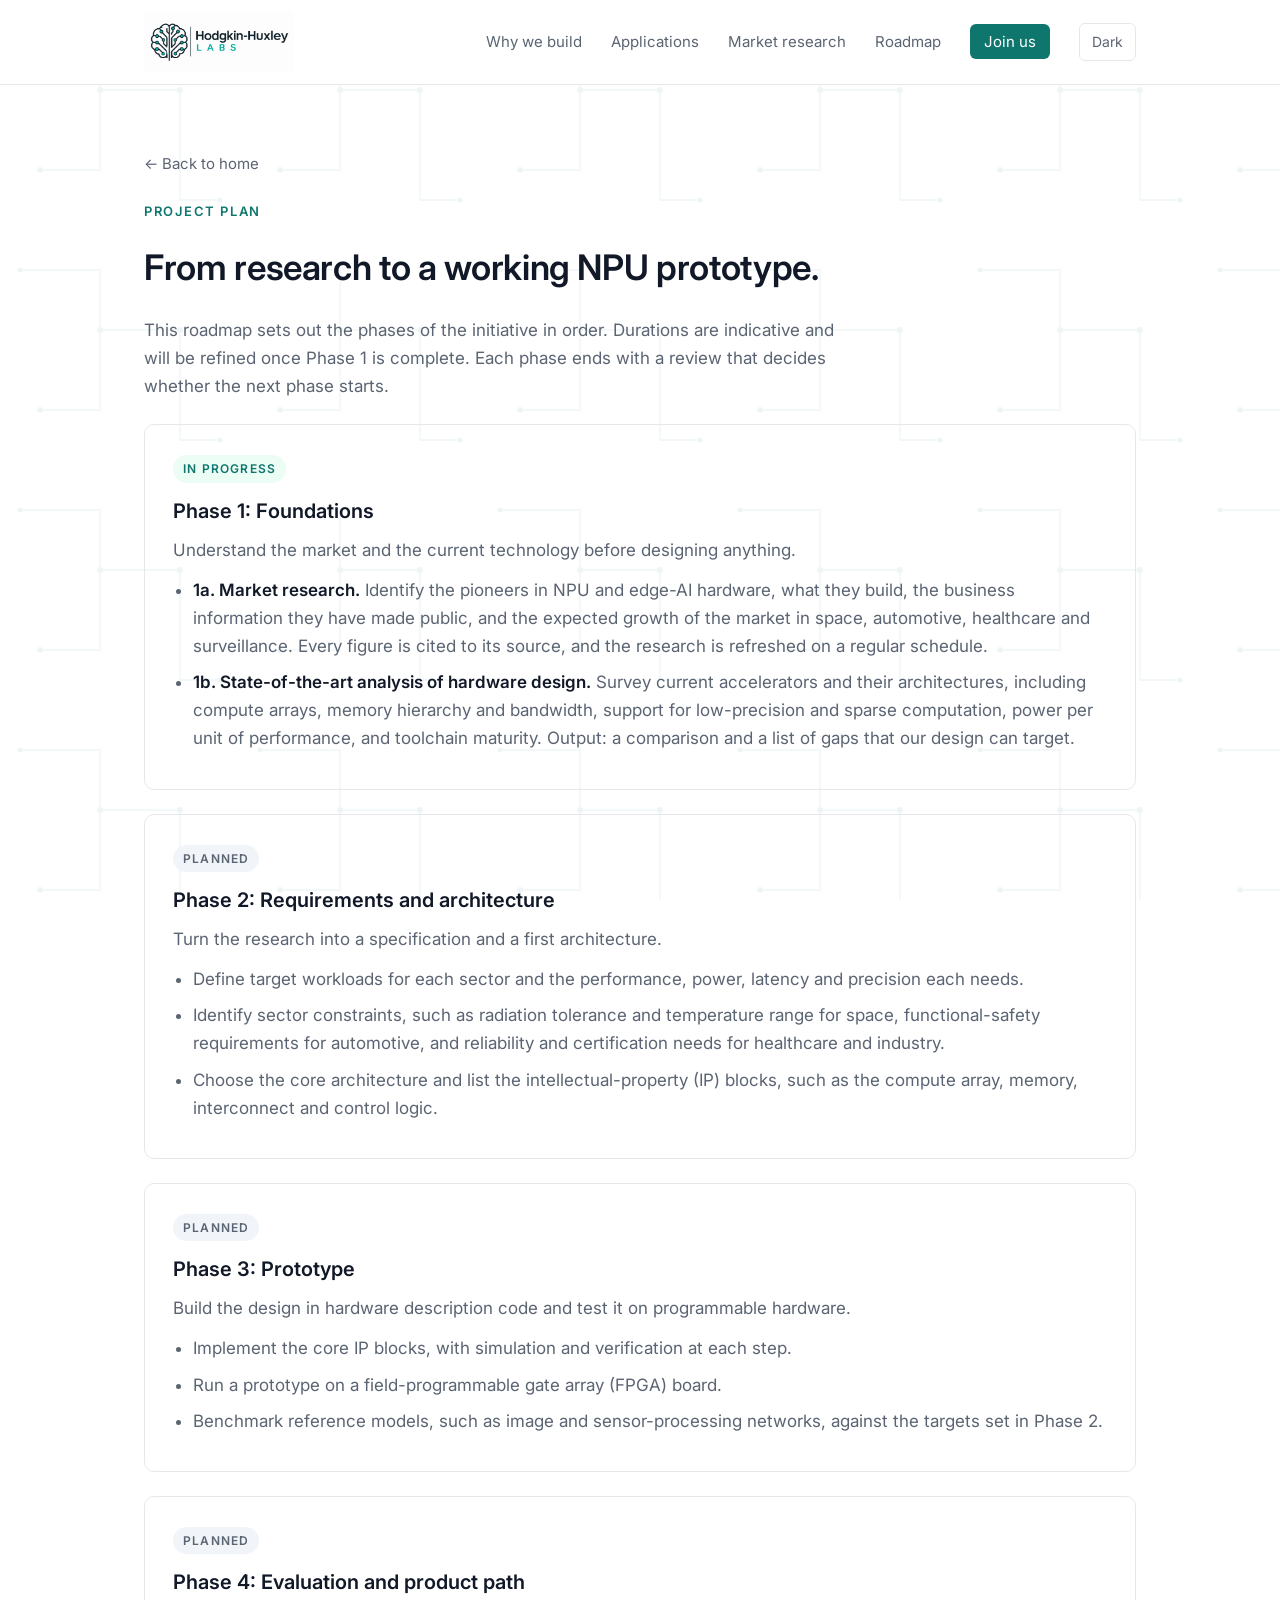
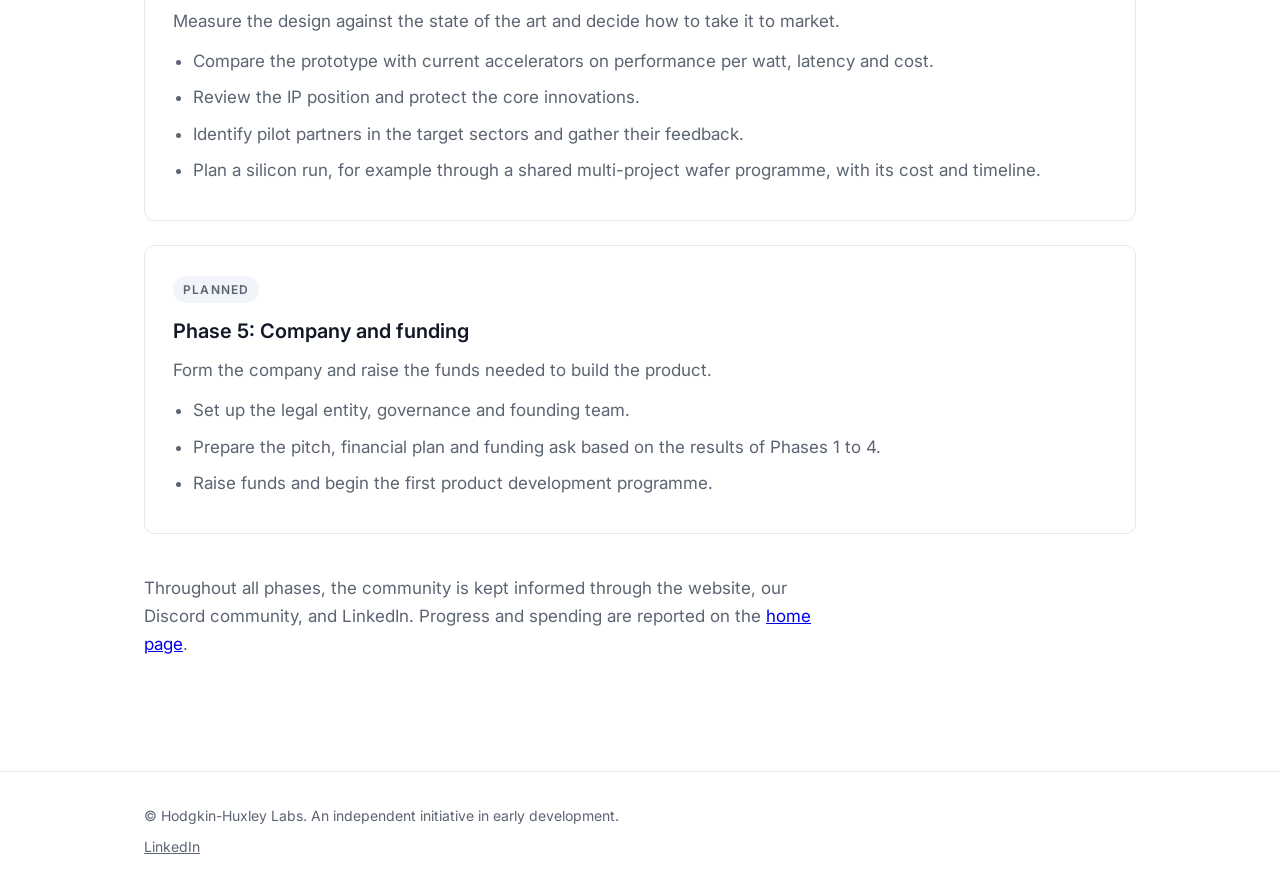
<file: roadmap.html>
<!doctype html>
<html lang="en">
<head>
  <meta charset="utf-8">
  <meta name="viewport" content="width=device-width, initial-scale=1">
  <title>Roadmap | Hodgkin-Huxley Labs</title>
  <meta name="description" content="The project plan for Hodgkin-Huxley Labs: from market research to a prototype NPU accelerator for edge AI.">
  <link rel="icon" href="logo.png" type="image/png">
  <link rel="preconnect" href="https://fonts.googleapis.com">
  <link rel="preconnect" href="https://fonts.gstatic.com" crossorigin>
  <link href="https://fonts.googleapis.com/css2?family=Inter:wght@400;500;600&display=swap" rel="stylesheet">
  <script>
    // Apply saved or device theme before first paint (avoids a flash)
    (function () {
      var saved = null;
      try { saved = localStorage.getItem('hh-theme'); } catch (e) {}
      var t = saved || (window.matchMedia && matchMedia('(prefers-color-scheme: dark)').matches ? 'dark' : 'light');
      document.documentElement.setAttribute('data-theme', t);
    })();
  </script>
  <link rel="stylesheet" href="styles.css">
</head>
<body>

  <div class="bg-tech" aria-hidden="true"></div>

  <header class="site">
    <div class="wrap">
      <a class="brand" href="index.html">
        <img src="logo.png" alt="Hodgkin-Huxley Labs">
      </a>
      <nav>
        <a href="index.html#why">Why we build</a>
        <a href="index.html#applications">Applications</a>
        <a href="market-research.html">Market research</a>
        <a href="roadmap.html" aria-current="page">Roadmap</a>
        <a href="index.html#join" class="cta">Join us</a>
        <button type="button" class="theme-toggle" id="theme-toggle" aria-label="Switch between light and dark mode">Dark</button>
      </nav>
    </div>
  </header>

  <main>

    <section class="block" style="border-top:none; padding-top:64px;">
      <div class="wrap">
        <a class="back-link" href="index.html">&larr; Back to home</a>
        <div class="eyebrow">Project plan</div>
        <h2 style="font-size:2.2rem;">From research to a working NPU prototype.</h2>
        <p>This roadmap sets out the phases of the initiative in order. Durations are indicative and will be refined once Phase 1 is complete. Each phase ends with a review that decides whether the next phase starts.</p>

        <div class="phase">
          <span class="status">In progress</span>
          <h3>Phase 1: Foundations</h3>
          <p>Understand the market and the current technology before designing anything.</p>
          <ul>
            <li><span class="label-small">1a. Market research.</span> Identify the pioneers in NPU and edge-AI hardware, what they build, the business information they have made public, and the expected growth of the market in space, automotive, healthcare and surveillance. Every figure is cited to its source, and the research is refreshed on a regular schedule.</li>
            <li><span class="label-small">1b. State-of-the-art analysis of hardware design.</span> Survey current accelerators and their architectures, including compute arrays, memory hierarchy and bandwidth, support for low-precision and sparse computation, power per unit of performance, and toolchain maturity. Output: a comparison and a list of gaps that our design can target.</li>
          </ul>
        </div>

        <div class="phase planned">
          <span class="status">Planned</span>
          <h3>Phase 2: Requirements and architecture</h3>
          <p>Turn the research into a specification and a first architecture.</p>
          <ul>
            <li>Define target workloads for each sector and the performance, power, latency and precision each needs.</li>
            <li>Identify sector constraints, such as radiation tolerance and temperature range for space, functional-safety requirements for automotive, and reliability and certification needs for healthcare and industry.</li>
            <li>Choose the core architecture and list the intellectual-property (IP) blocks, such as the compute array, memory, interconnect and control logic.</li>
          </ul>
        </div>

        <div class="phase planned">
          <span class="status">Planned</span>
          <h3>Phase 3: Prototype</h3>
          <p>Build the design in hardware description code and test it on programmable hardware.</p>
          <ul>
            <li>Implement the core IP blocks, with simulation and verification at each step.</li>
            <li>Run a prototype on a field-programmable gate array (FPGA) board.</li>
            <li>Benchmark reference models, such as image and sensor-processing networks, against the targets set in Phase 2.</li>
          </ul>
        </div>

        <div class="phase planned">
          <span class="status">Planned</span>
          <h3>Phase 4: Evaluation and product path</h3>
          <p>Measure the design against the state of the art and decide how to take it to market.</p>
          <ul>
            <li>Compare the prototype with current accelerators on performance per watt, latency and cost.</li>
            <li>Review the IP position and protect the core innovations.</li>
            <li>Identify pilot partners in the target sectors and gather their feedback.</li>
            <li>Plan a silicon run, for example through a shared multi-project wafer programme, with its cost and timeline.</li>
          </ul>
        </div>

        <div class="phase planned">
          <span class="status">Planned</span>
          <h3>Phase 5: Company and funding</h3>
          <p>Form the company and raise the funds needed to build the product.</p>
          <ul>
            <li>Set up the legal entity, governance and founding team.</li>
            <li>Prepare the pitch, financial plan and funding ask based on the results of Phases 1 to 4.</li>
            <li>Raise funds and begin the first product development programme.</li>
          </ul>
        </div>

        <p style="margin-top:40px;">Throughout all phases, the community is kept informed through the website, our Discord community, and LinkedIn. Progress and spending are reported on the <a href="index.html#funding">home page</a>.</p>
      </div>
    </section>

  </main>

  <footer class="site">
    <div class="wrap">
      <p style="margin:0 0 8px;">&copy; Hodgkin-Huxley Labs. An independent initiative in early development.</p>
      <p style="margin:0;"><a href="https://www.linkedin.com/company/hodgkin-huxley/home/?viewAsMember=true" target="_blank" rel="noopener">LinkedIn</a></p>
    </div>
  </footer>

  <script>
    (function () {
      var b = document.getElementById('theme-toggle');
      function sync() { b.textContent = document.documentElement.getAttribute('data-theme') === 'dark' ? 'Light' : 'Dark'; }
      sync();
      b.addEventListener('click', function () {
        var n = document.documentElement.getAttribute('data-theme') === 'dark' ? 'light' : 'dark';
        document.documentElement.setAttribute('data-theme', n);
        try { localStorage.setItem('hh-theme', n); } catch (e) {}
        sync();
      });
    })();
  </script>

</body>
</html>
</file>
<file: styles.css>
:root {
  --ink: #111827;
  --muted: #5b6472;
  --accent: #0f766e;
  --bg: #ffffff;
  --rule: #e5e7eb;
  --max: 1040px;
  --s1: #0f766e;
  --s2: #334155;
}

/* ---- Theme (light is default; dark follows the device or the saved choice) ---- */
[data-theme="dark"] {
  --ink: #e5e7eb;
  --muted: #9ca3af;
  --accent: #2dd4bf;
  --bg: #0b1120;
  --rule: #1f2937;
  --s1: #2dd4bf;
  --s2: #cbd5e1;
  color-scheme: dark;
}

[data-theme="dark"] header.site { background: rgba(11, 17, 32, 0.95); }
[data-theme="dark"] .brand img { background: #ffffff; border-radius: 8px; padding: 4px 8px; }
[data-theme="dark"] nav a.cta { color: #0b1120; }
[data-theme="dark"] .hero .actions a.primary { color: var(--bg); }
[data-theme="dark"] form.join button { color: var(--bg); }
[data-theme="dark"] form.join input,
[data-theme="dark"] form.join select,
[data-theme="dark"] form.join textarea { background: #111827; border-color: #374151; }
[data-theme="dark"] .pending { border-color: #374151; }
[data-theme="dark"] .phase .status { background: rgba(45, 212, 191, 0.12); }
[data-theme="dark"] .phase.planned .status { background: #1f2937; color: var(--muted); }
[data-theme="dark"] .bar-track { background: #1f2937; }
[data-theme="dark"] .tag, [data-theme="dark"] .pill-list li { background: #111827; }
[data-theme="dark"] table.dom td.n { color: #374151; }

.theme-toggle {
  font: inherit;
  font-size: 14px;
  color: var(--muted);
  background: none;
  border: 1px solid var(--rule);
  border-radius: 6px;
  padding: 6px 12px;
  margin-left: 24px;
  cursor: pointer;
}
.theme-toggle:hover { color: var(--ink); }

* { box-sizing: border-box; }

html { scroll-behavior: smooth; }

body {
  margin: 0;
  font-family: "Inter", system-ui, -apple-system, "Segoe UI", sans-serif;
  color: var(--ink);
  background: var(--bg);
  line-height: 1.65;
  font-size: 17px;
}

/* Faint animated circuit background (very low opacity, behind content) */
.bg-tech {
  position: fixed;
  inset: 0;
  z-index: -1;
  pointer-events: none;
  opacity: 0.07;
  background-image: url("data:image/svg+xml;utf8,<svg xmlns='http://www.w3.org/2000/svg' width='240' height='240'><g fill='none' stroke='%230f766e' stroke-width='1.5'><path d='M20 30H100V90H180M100 90V170H40M180 90V200H220'/></g><g fill='%230f766e'><circle cx='100' cy='90' r='3'/><circle cx='40' cy='170' r='3'/><circle cx='180' cy='90' r='3'/><circle cx='20' cy='30' r='2.5'/><circle cx='220' cy='200' r='2.5'/></g></svg>");
  background-size: 240px 240px;
  animation: drift 90s linear infinite;
}

@keyframes drift {
  from { background-position: 0 0; }
  to   { background-position: 240px 240px; }
}

.wrap {
  max-width: var(--max);
  margin: 0 auto;
  padding: 0 24px;
}

header.site {
  border-bottom: 1px solid var(--rule);
  position: sticky;
  top: 0;
  background: rgba(255, 255, 255, 0.96);
  backdrop-filter: blur(6px);
  z-index: 10;
}

header.site .wrap {
  display: flex;
  align-items: center;
  justify-content: space-between;
  height: 84px;
}

.brand { display: flex; align-items: center; }
.brand img { height: 60px; width: auto; display: block; }

nav a {
  color: var(--muted);
  text-decoration: none;
  margin-left: 24px;
  font-size: 15px;
}

nav a:hover { color: var(--ink); }
nav a.cta {
  color: #fff;
  background: var(--accent);
  padding: 8px 14px;
  border-radius: 6px;
}
nav a.cta:hover { color: #fff; opacity: 0.9; }

.hero {
  min-height: calc(100vh - 84px);
  display: flex;
  align-items: center;
  padding: 80px 0;
}

.hero h1 {
  font-size: clamp(2rem, 4.5vw, 3.2rem);
  line-height: 1.15;
  font-weight: 600;
  letter-spacing: -0.02em;
  margin: 0 0 24px;
  max-width: 820px;
}

.hero p {
  font-size: 1.15rem;
  color: var(--muted);
  max-width: 680px;
  margin: 0 0 32px;
}

.hero .actions a {
  display: inline-block;
  margin-right: 12px;
  padding: 12px 20px;
  border-radius: 6px;
  text-decoration: none;
  font-size: 15px;
  font-weight: 500;
  border: 1px solid var(--ink);
  color: var(--ink);
}
.hero .actions a.primary { background: var(--ink); color: #fff; }

.eyebrow {
  font-size: 13px;
  text-transform: uppercase;
  letter-spacing: 0.12em;
  color: var(--accent);
  font-weight: 600;
  margin-bottom: 16px;
}

section.block {
  padding: 96px 0;
  border-top: 1px solid var(--rule);
}

section.block h2 {
  font-size: 1.9rem;
  font-weight: 600;
  letter-spacing: -0.01em;
  margin: 0 0 20px;
}

section.block > .wrap > p {
  color: var(--muted);
  max-width: 700px;
}

.points {
  display: grid;
  grid-template-columns: repeat(auto-fit, minmax(240px, 1fr));
  gap: 32px;
  margin-top: 40px;
}

.points h3 {
  font-size: 1.05rem;
  font-weight: 600;
  margin: 0 0 8px;
}

.points p {
  margin: 0;
  color: var(--muted);
  font-size: 15px;
}

/* Application cards (scroll reveal) */
.apps {
  display: grid;
  gap: 56px;
  margin-top: 48px;
}

.app {
  display: grid;
  grid-template-columns: 1.1fr 1fr;
  gap: 40px;
  align-items: center;
}

.app:nth-child(even) .app-img { order: 2; }

.app-img img {
  width: 100%;
  height: auto;
  border: 1px solid var(--rule);
  border-radius: 10px;
  display: block;
}

.app h3 {
  font-size: 1.4rem;
  font-weight: 600;
  margin: 0 0 10px;
}

.app p {
  color: var(--muted);
  margin: 0;
}

.reveal {
  opacity: 0;
  transform: translateY(24px);
  transition: opacity 0.8s ease, transform 0.8s ease;
}
.reveal.in {
  opacity: 1;
  transform: none;
}

/* Funding counters */
.funding-grid {
  display: grid;
  grid-template-columns: repeat(auto-fit, minmax(240px, 1fr));
  gap: 24px;
  margin-top: 32px;
}

.stat {
  border: 1px solid var(--rule);
  border-radius: 10px;
  padding: 28px;
}

.stat .label {
  font-size: 14px;
  color: var(--muted);
  margin: 0 0 6px;
}

.stat .value {
  font-size: 2.2rem;
  font-weight: 600;
  margin: 0;
  letter-spacing: -0.02em;
}

.funding-note {
  font-size: 14px;
  color: var(--muted);
  margin-top: 16px;
}

/* Pending / placeholder */
.pending {
  margin-top: 40px;
  padding: 28px;
  border: 1px dashed #cbd5e1;
  border-radius: 8px;
  color: var(--muted);
  font-size: 15px;
}
.pending strong { color: var(--ink); }

/* Join form */
form.join {
  margin-top: 32px;
  display: grid;
  gap: 18px;
  max-width: 560px;
}

form.join label {
  display: grid;
  gap: 6px;
  font-size: 14px;
  font-weight: 500;
}

form.join input,
form.join select,
form.join textarea {
  font: inherit;
  font-size: 15px;
  padding: 11px 12px;
  border: 1px solid #cbd5e1;
  border-radius: 6px;
  background: #fff;
  color: var(--ink);
}

form.join input:focus,
form.join select:focus,
form.join textarea:focus {
  outline: 2px solid var(--accent);
  outline-offset: 1px;
  border-color: var(--accent);
}

form.join button {
  justify-self: start;
  font: inherit;
  font-size: 15px;
  font-weight: 500;
  padding: 12px 22px;
  border: none;
  border-radius: 6px;
  background: var(--ink);
  color: #fff;
  cursor: pointer;
}

form.join .small {
  font-size: 13px;
  color: var(--muted);
  font-weight: 400;
}

/* Roadmap page */
.phase {
  border: 1px solid var(--rule);
  border-radius: 10px;
  padding: 28px;
  margin-top: 24px;
}
.phase .status {
  display: inline-block;
  font-size: 12px;
  text-transform: uppercase;
  letter-spacing: 0.1em;
  padding: 4px 10px;
  border-radius: 999px;
  background: #ecfdf5;
  color: var(--accent);
  font-weight: 600;
  margin-bottom: 12px;
}
.phase.planned .status { background: #f1f5f9; color: var(--muted); }
.phase h3 { font-size: 1.25rem; font-weight: 600; margin: 0 0 8px; }
.phase p { color: var(--muted); margin: 0 0 12px; }
.phase ul { color: var(--muted); padding-left: 20px; margin: 0; }
.phase li { margin-bottom: 8px; }
.phase .label-small { font-weight: 600; color: var(--ink); }

.back-link {
  display: inline-block;
  margin-bottom: 24px;
  color: var(--muted);
  text-decoration: none;
  font-size: 15px;
}
.back-link:hover { color: var(--ink); }

footer.site {
  border-top: 1px solid var(--rule);
  padding: 32px 0;
  color: var(--muted);
  font-size: 14px;
}

footer.site a { color: var(--muted); }

@media (max-width: 760px) {
  .app { grid-template-columns: 1fr; gap: 20px; }
  .app:nth-child(even) .app-img { order: 0; }
  header.site .wrap { height: auto; padding-top: 14px; padding-bottom: 14px; flex-wrap: wrap; gap: 10px; }
  .brand img { height: 48px; }
  nav a { margin-left: 14px; }
  section.block { padding: 64px 0; }
  .hero { min-height: auto; padding: 56px 0; }
}

@media (prefers-reduced-motion: reduce) {
  .bg-tech { animation: none; }
  .reveal { transition: none; opacity: 1; transform: none; }
}
</file>
